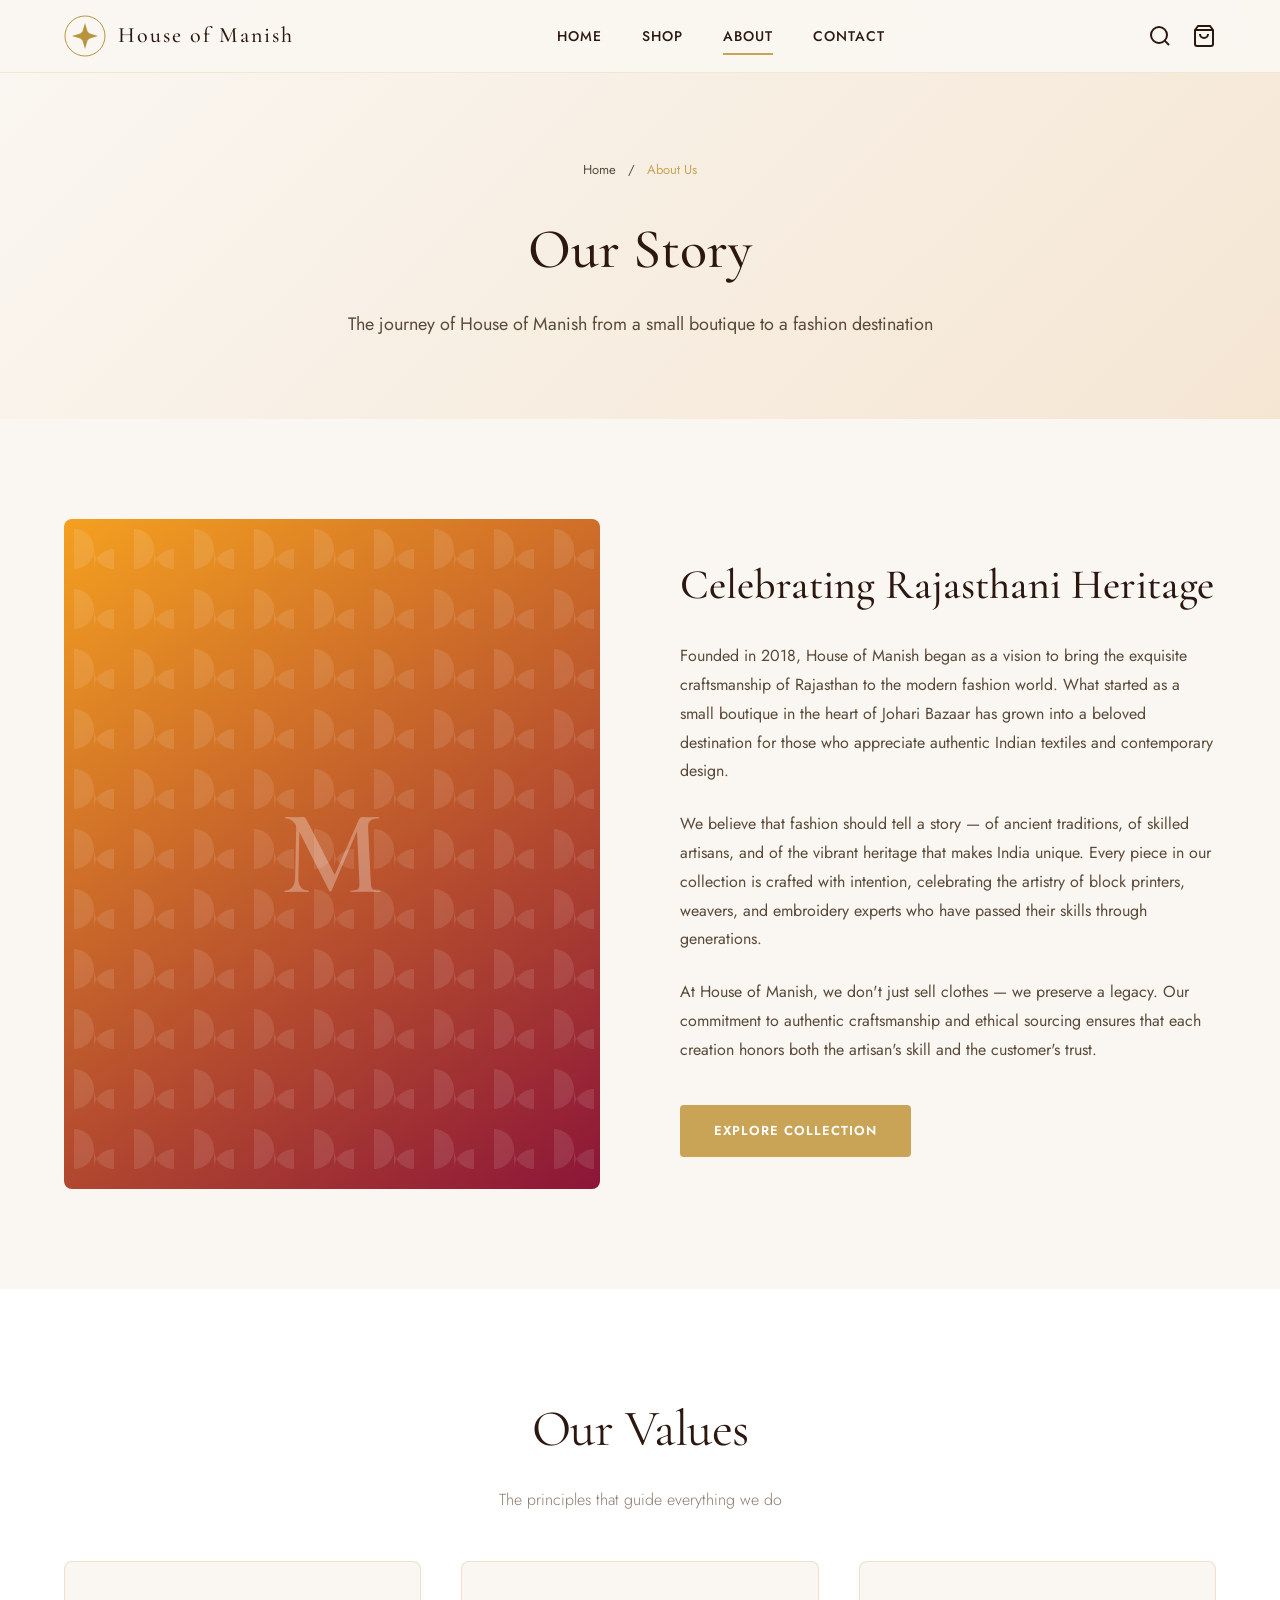
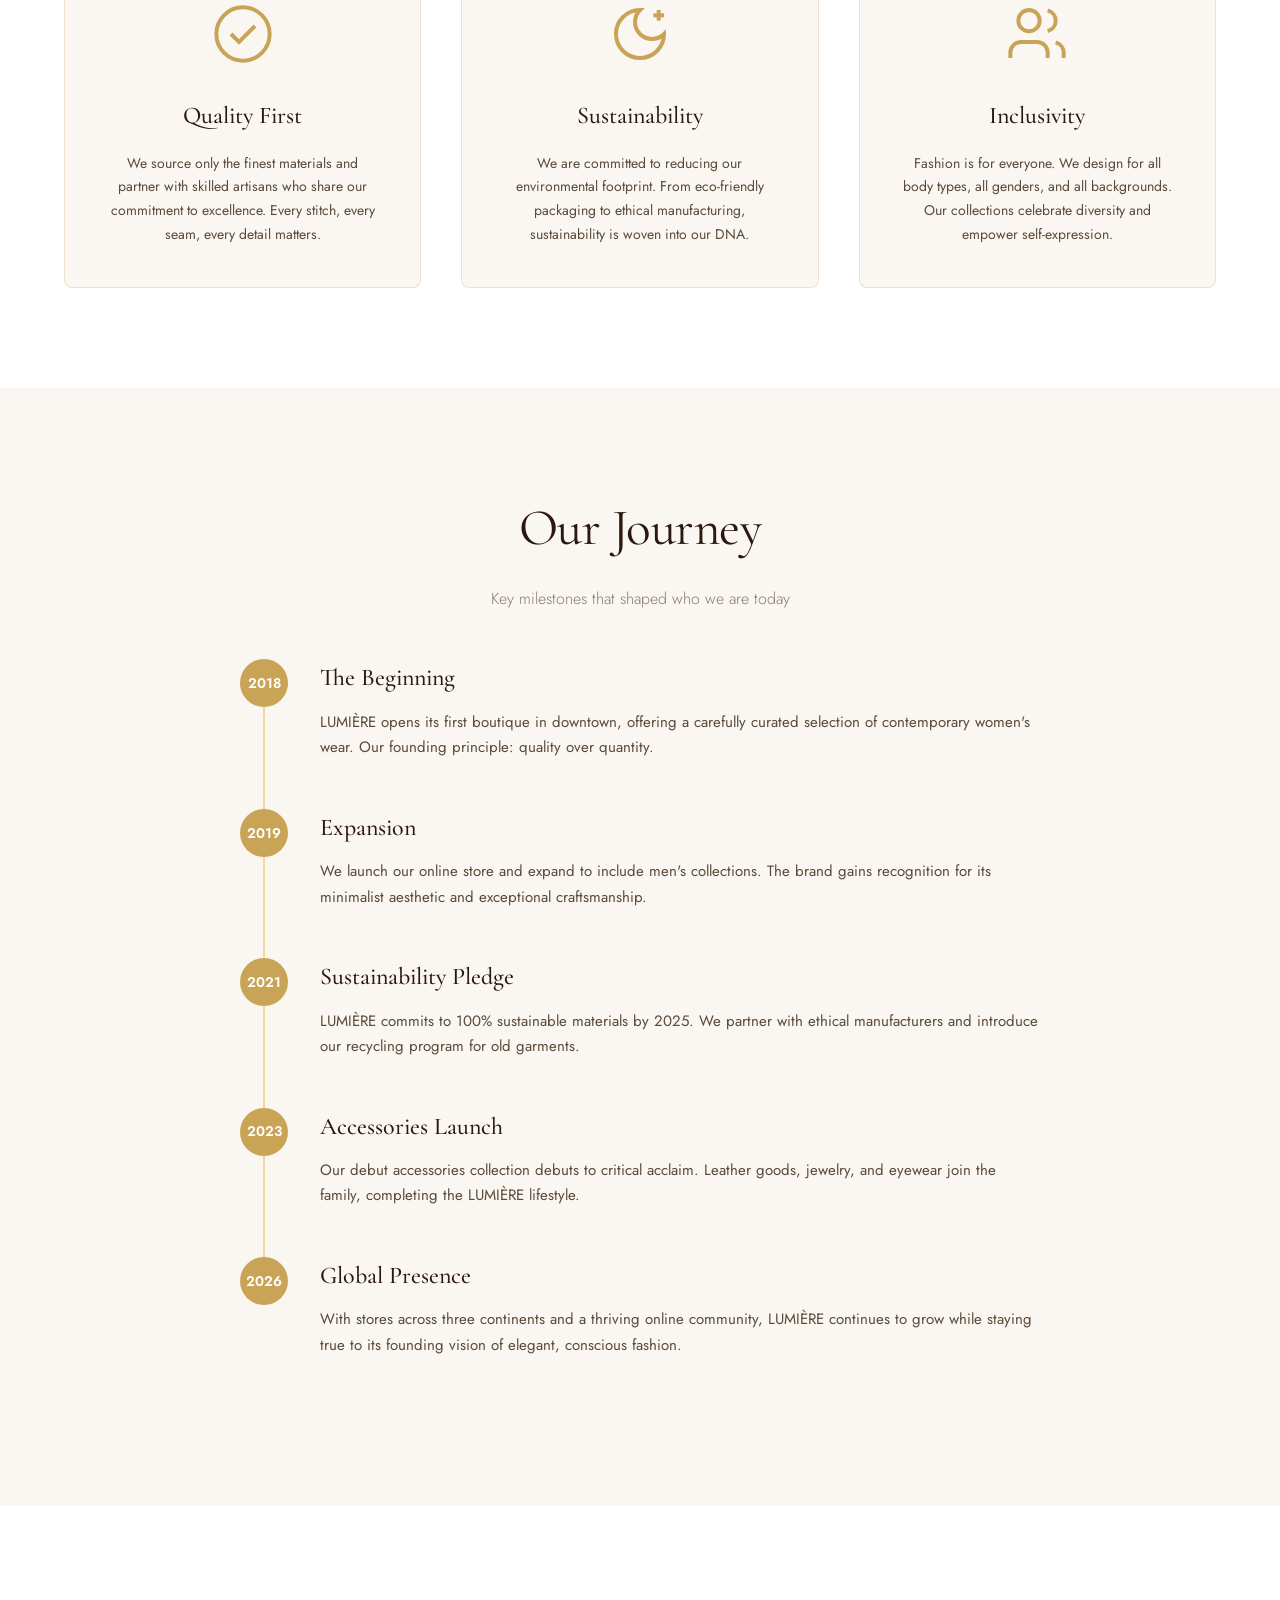
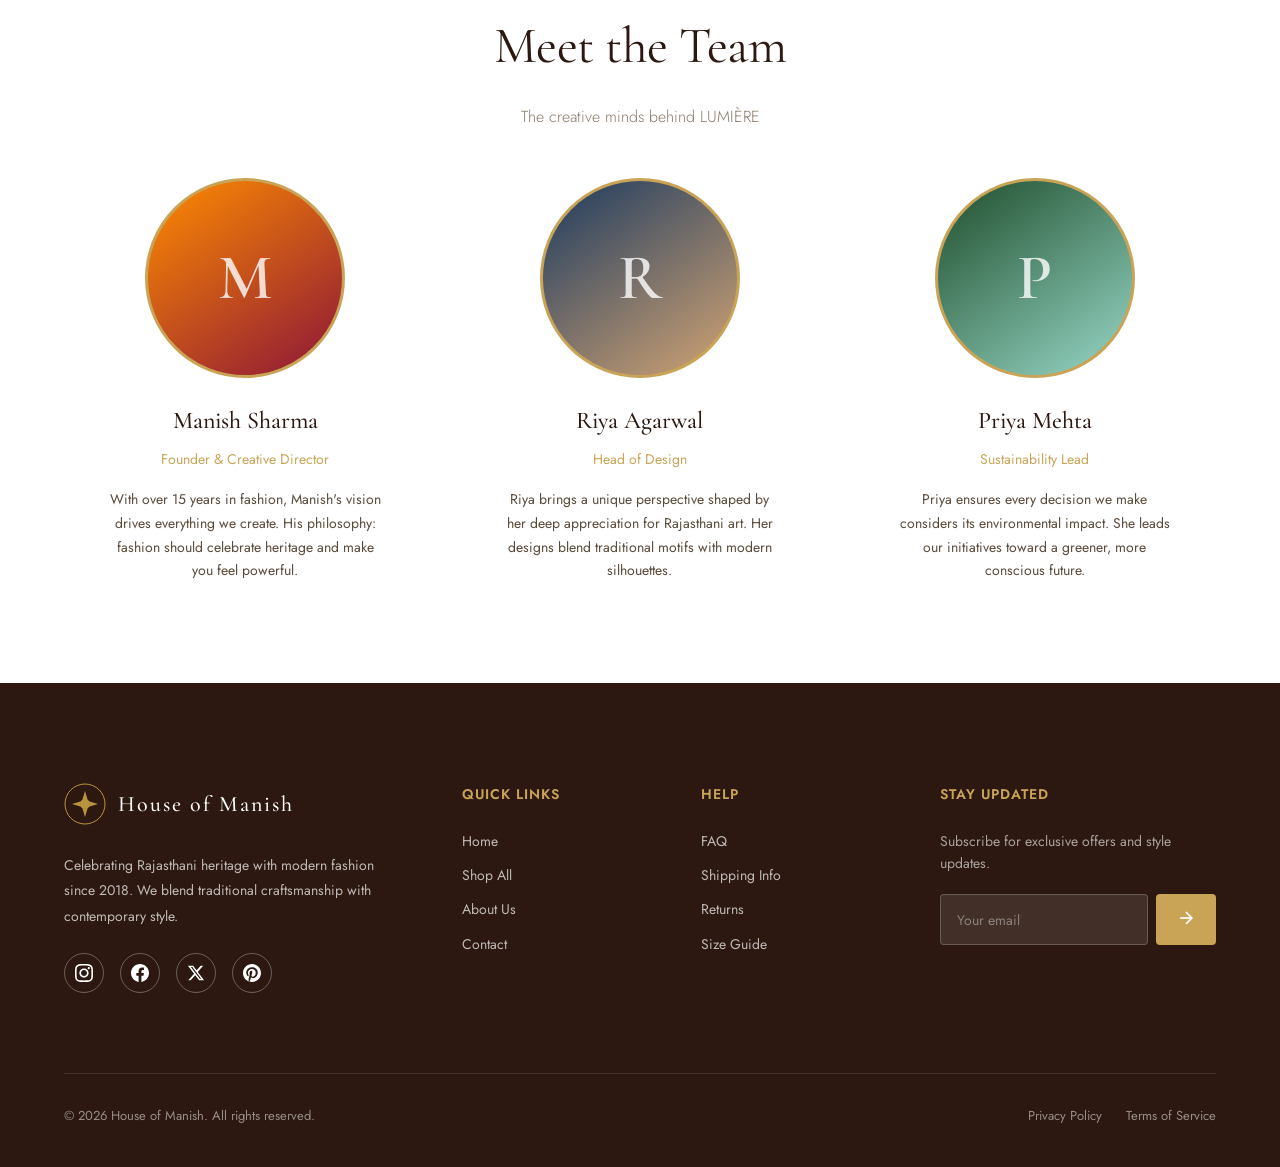
<file: about.html>
<!DOCTYPE html>
<html lang="en">
<head>
    <meta charset="UTF-8">
    <meta name="viewport" content="width=device-width, initial-scale=1.0">
    <title>About Us - House of Manish</title>
    <link rel="stylesheet" href="css/styles.css">
</head>
<body>
    <header class="header">
        <div class="container header-inner">
            <a href="index.html" class="logo">
                <svg class="logo-icon" viewBox="0 0 42 42" width="42" height="42">
                    <circle cx="21" cy="21" r="20" fill="none" stroke="#B8943F" stroke-width="1"/>
                    <path d="M21 8 L24 18 L21 16 L18 18 Z" fill="#B8943F"/>
                    <path d="M21 34 L24 24 L21 26 L18 24 Z" fill="#B8943F"/>
                    <path d="M8 21 L18 18 L16 21 L18 24 Z" fill="#B8943F"/>
                    <path d="M34 21 L24 18 L26 21 L24 24 Z" fill="#B8943F"/>
                    <circle cx="21" cy="21" r="5" fill="#B8943F"/>
                </svg>
                House of Manish
            </a>
            <nav class="nav-links">
                <a href="index.html">Home</a>
                <a href="products.html">Shop</a>
                <a href="about.html" class="active">About</a>
                <a href="contact.html">Contact</a>
            </nav>
            <div class="nav-icons">
                <a href="#" class="nav-icon" aria-label="Search">
                    <svg viewBox="0 0 24 24" fill="none" stroke="currentColor" stroke-width="2">
                        <circle cx="11" cy="11" r="8"/>
                        <path d="m21 21-4.35-4.35"/>
                    </svg>
                </a>
                <a href="#" class="nav-icon" aria-label="Cart">
                    <svg viewBox="0 0 24 24" fill="none" stroke="currentColor" stroke-width="2">
                        <path d="M6 2 3 6v14a2 2 0 0 0 2 2h14a2 2 0 0 0 2-2V6l-3-4Z"/>
                        <path d="M3 6h18"/>
                        <path d="M16 10a4 4 0 0 1-8 0"/>
                    </svg>
                </a>
            </div>
        </div>
    </header>

    <section class="page-hero">
        <div class="container">
            <nav class="breadcrumb">
                <a href="index.html">Home</a> / <span>About Us</span>
            </nav>
            <h1>Our Story</h1>
            <p>The journey of House of Manish from a small boutique to a fashion destination</p>
        </div>
    </section>

    <section class="about-story">
        <div class="container">
            <div class="about-grid">
                <div class="about-image">
                    <span>M</span>
                </div>
                <div class="about-content">
                    <h2>Celebrating Rajasthani Heritage</h2>
                    <p>Founded in 2018, House of Manish began as a vision to bring the exquisite craftsmanship of Rajasthan to the modern fashion world. What started as a small boutique in the heart of Johari Bazaar has grown into a beloved destination for those who appreciate authentic Indian textiles and contemporary design.</p>
                    <p>We believe that fashion should tell a story — of ancient traditions, of skilled artisans, and of the vibrant heritage that makes India unique. Every piece in our collection is crafted with intention, celebrating the artistry of block printers, weavers, and embroidery experts who have passed their skills through generations.</p>
                    <p>At House of Manish, we don't just sell clothes — we preserve a legacy. Our commitment to authentic craftsmanship and ethical sourcing ensures that each creation honors both the artisan's skill and the customer's trust.</p>
                    <a href="products.html" class="btn btn-primary" style="margin-top: 16px;">Explore Collection</a>
                </div>
            </div>
        </div>
    </section>

    <section class="values">
        <div class="container">
            <div class="section-header">
                <h2>Our Values</h2>
                <p>The principles that guide everything we do</p>
            </div>
            <div class="values-grid">
                <div class="value-card">
                    <svg class="value-icon" viewBox="0 0 24 24" fill="none" stroke="currentColor" stroke-width="1.5">
                        <path d="M12 22c5.523 0 10-4.477 10-10S17.523 2 12 2 2 6.477 2 12s4.477 10 10 10Z"/>
                        <path d="m7.5 12 3 3 6-6"/>
                    </svg>
                    <h4>Quality First</h4>
                    <p>We source only the finest materials and partner with skilled artisans who share our commitment to excellence. Every stitch, every seam, every detail matters.</p>
                </div>
                <div class="value-card">
                    <svg class="value-icon" viewBox="0 0 24 24" fill="none" stroke="currentColor" stroke-width="1.5">
                        <path d="M12 3a6 6 0 0 0 9 9 9 9 0 1 1-9-9Z"/>
                        <path d="M19 3v4"/>
                        <path d="M21 5h-4"/>
                    </svg>
                    <h4>Sustainability</h4>
                    <p>We are committed to reducing our environmental footprint. From eco-friendly packaging to ethical manufacturing, sustainability is woven into our DNA.</p>
                </div>
                <div class="value-card">
                    <svg class="value-icon" viewBox="0 0 24 24" fill="none" stroke="currentColor" stroke-width="1.5">
                        <path d="M16 21v-2a4 4 0 0 0-4-4H6a4 4 0 0 0-4 4v2"/>
                        <circle cx="9" cy="7" r="4"/>
                        <path d="M22 21v-2a4 4 0 0 0-3-3.87"/>
                        <path d="M16 3.13a4 4 0 0 1 0 7.75"/>
                    </svg>
                    <h4>Inclusivity</h4>
                    <p>Fashion is for everyone. We design for all body types, all genders, and all backgrounds. Our collections celebrate diversity and empower self-expression.</p>
                </div>
            </div>
        </div>
    </section>

    <section class="timeline">
        <div class="container">
            <div class="section-header">
                <h2>Our Journey</h2>
                <p>Key milestones that shaped who we are today</p>
            </div>
            <div class="timeline-items">
                <div class="timeline-item">
                    <div class="timeline-year">2018</div>
                    <div class="timeline-content">
                        <h4>The Beginning</h4>
                        <p>LUMIÈRE opens its first boutique in downtown, offering a carefully curated selection of contemporary women's wear. Our founding principle: quality over quantity.</p>
                    </div>
                </div>
                <div class="timeline-item">
                    <div class="timeline-year">2019</div>
                    <div class="timeline-content">
                        <h4>Expansion</h4>
                        <p>We launch our online store and expand to include men's collections. The brand gains recognition for its minimalist aesthetic and exceptional craftsmanship.</p>
                    </div>
                </div>
                <div class="timeline-item">
                    <div class="timeline-year">2021</div>
                    <div class="timeline-content">
                        <h4>Sustainability Pledge</h4>
                        <p>LUMIÈRE commits to 100% sustainable materials by 2025. We partner with ethical manufacturers and introduce our recycling program for old garments.</p>
                    </div>
                </div>
                <div class="timeline-item">
                    <div class="timeline-year">2023</div>
                    <div class="timeline-content">
                        <h4>Accessories Launch</h4>
                        <p>Our debut accessories collection debuts to critical acclaim. Leather goods, jewelry, and eyewear join the family, completing the LUMIÈRE lifestyle.</p>
                    </div>
                </div>
                <div class="timeline-item">
                    <div class="timeline-year">2026</div>
                    <div class="timeline-content">
                        <h4>Global Presence</h4>
                        <p>With stores across three continents and a thriving online community, LUMIÈRE continues to grow while staying true to its founding vision of elegant, conscious fashion.</p>
                    </div>
                </div>
            </div>
        </div>
    </section>

    <section class="team">
        <div class="container">
            <div class="section-header">
                <h2>Meet the Team</h2>
                <p>The creative minds behind LUMIÈRE</p>
            </div>
            <div class="team-grid">
                <div class="team-card">
                    <div class="team-image">M</div>
                    <h4>Manish Sharma</h4>
                    <p class="role">Founder & Creative Director</p>
                    <p>With over 15 years in fashion, Manish's vision drives everything we create. His philosophy: fashion should celebrate heritage and make you feel powerful.</p>
                </div>
                <div class="team-card">
                    <div class="team-image">R</div>
                    <h4>Riya Agarwal</h4>
                    <p class="role">Head of Design</p>
                    <p>Riya brings a unique perspective shaped by her deep appreciation for Rajasthani art. Her designs blend traditional motifs with modern silhouettes.</p>
                </div>
                <div class="team-card">
                    <div class="team-image">P</div>
                    <h4>Priya Mehta</h4>
                    <p class="role">Sustainability Lead</p>
                    <p>Priya ensures every decision we make considers its environmental impact. She leads our initiatives toward a greener, more conscious future.</p>
                </div>
            </div>
        </div>
    </section>

    <footer class="footer">
        <div class="container">
            <div class="footer-grid">
                <div class="footer-brand">
                    <a href="index.html" class="logo">
                <svg class="logo-icon" viewBox="0 0 42 42" width="42" height="42">
                    <circle cx="21" cy="21" r="20" fill="none" stroke="#B8943F" stroke-width="1"/>
                    <path d="M21 8 L24 18 L21 16 L18 18 Z" fill="#B8943F"/>
                    <path d="M21 34 L24 24 L21 26 L18 24 Z" fill="#B8943F"/>
                    <path d="M8 21 L18 18 L16 21 L18 24 Z" fill="#B8943F"/>
                    <path d="M34 21 L24 18 L26 21 L24 24 Z" fill="#B8943F"/>
                    <circle cx="21" cy="21" r="5" fill="#B8943F"/>
                </svg>
                House of Manish
            </a>
                    <p>Celebrating Rajasthani heritage with modern fashion since 2018. We blend traditional craftsmanship with contemporary style.</p>
                    <div class="social-links">
                        <a href="#" class="social-link" aria-label="Instagram">
                            <svg viewBox="0 0 24 24" fill="currentColor">
                                <path d="M12 2.163c3.204 0 3.584.012 4.85.07 3.252.148 4.771 1.691 4.919 4.919.058 1.265.069 1.645.069 4.849 0 3.205-.012 3.584-.069 4.849-.149 3.225-1.664 4.771-4.919 4.919-1.266.058-1.644.07-4.85.07-3.204 0-3.584-.012-4.849-.07-3.26-.149-4.771-1.699-4.919-4.92-.058-1.265-.07-1.644-.07-4.849 0-3.204.013-3.583.07-4.849.149-3.227 1.664-4.771 4.919-4.919 1.266-.057 1.645-.069 4.849-.069zm0-2.163c-3.259 0-3.667.014-4.947.072-4.358.2-6.78 2.618-6.98 6.98-.059 1.281-.073 1.689-.073 4.948 0 3.259.014 3.668.072 4.948.2 4.358 2.618 6.78 6.98 6.98 1.281.058 1.689.072 4.948.072 3.259 0 3.668-.014 4.948-.072 4.354-.2 6.782-2.618 6.979-6.98.059-1.28.073-1.689.073-4.948 0-3.259-.014-3.667-.072-4.947-.196-4.354-2.617-6.78-6.979-6.98-1.281-.059-1.69-.073-4.949-.073zm0 5.838c-3.403 0-6.162 2.759-6.162 6.162s2.759 6.163 6.162 6.163 6.162-2.759 6.162-6.163c0-3.403-2.759-6.162-6.162-6.162zm0 10.162c-2.209 0-4-1.79-4-4 0-2.209 1.791-4 4-4s4 1.791 4 4c0 2.21-1.791 4-4 4zm6.406-11.845c-.796 0-1.441.645-1.441 1.44s.645 1.44 1.441 1.44c.795 0 1.439-.645 1.439-1.44s-.644-1.44-1.439-1.44z"/>
                            </svg>
                        </a>
                        <a href="#" class="social-link" aria-label="Facebook">
                            <svg viewBox="0 0 24 24" fill="currentColor">
                                <path d="M24 12.073c0-6.627-5.373-12-12-12s-12 5.373-12 12c0 5.99 4.388 10.954 10.125 11.854v-8.385H7.078v-3.47h3.047V9.43c0-3.007 1.792-4.669 4.533-4.669 1.312 0 2.686.235 2.686.235v2.953H15.83c-1.491 0-1.956.925-1.956 1.874v2.25h3.328l-.532 3.47h-2.796v8.385C19.612 23.027 24 18.062 24 12.073z"/>
                            </svg>
                        </a>
                        <a href="#" class="social-link" aria-label="Twitter">
                            <svg viewBox="0 0 24 24" fill="currentColor">
                                <path d="M18.244 2.25h3.308l-7.227 8.26 8.502 11.24H16.17l-5.214-6.817L4.99 21.75H1.68l7.73-8.835L1.254 2.25H8.08l4.713 6.231zm-1.161 17.52h1.833L7.084 4.126H5.117z"/>
                            </svg>
                        </a>
                        <a href="#" class="social-link" aria-label="Pinterest">
                            <svg viewBox="0 0 24 24" fill="currentColor">
                                <path d="M12 0C5.373 0 0 5.372 0 12c0 5.084 3.163 9.426 7.627 11.174-.105-.949-.2-2.405.042-3.441.218-.937 1.407-5.965 1.407-5.965s-.359-.719-.359-1.782c0-1.668.967-2.914 2.171-2.914 1.023 0 1.518.769 1.518 1.69 0 1.029-.655 2.568-.994 3.995-.283 1.194.599 2.169 1.777 2.169 2.133 0 3.772-2.249 3.772-5.495 0-2.873-2.064-4.882-5.012-4.882-3.414 0-5.418 2.561-5.418 5.207 0 1.031.397 2.138.893 2.738a.36.36 0 0 1 .083.345l-.333 1.36c-.053.22-.174.267-.402.161-1.499-.698-2.436-2.889-2.436-4.649 0-3.785 2.75-7.262 7.929-7.262 4.163 0 7.398 2.967 7.398 6.931 0 4.136-2.607 7.464-6.227 7.464-1.216 0-2.359-.631-2.75-1.378l-.748 2.853c-.271 1.043-1.002 2.35-1.492 3.146C9.57 23.812 10.763 24 12 24c6.627 0 12-5.373 12-12 0-6.628-5.373-12-12-12z"/>
                            </svg>
                        </a>
                    </div>
                </div>
                <div class="footer-links-col">
                    <h5>Quick Links</h5>
                    <nav class="footer-links">
                        <a href="index.html">Home</a>
                        <a href="products.html">Shop All</a>
                        <a href="about.html">About Us</a>
                        <a href="contact.html">Contact</a>
                    </nav>
                </div>
                <div class="footer-links-col">
                    <h5>Help</h5>
                    <nav class="footer-links">
                        <a href="#">FAQ</a>
                        <a href="#">Shipping Info</a>
                        <a href="#">Returns</a>
                        <a href="#">Size Guide</a>
                    </nav>
                </div>
                <div class="footer-newsletter">
                    <h5>Stay Updated</h5>
                    <p style="font-size: 14px; color: rgba(255,255,255,0.6); margin-bottom: 20px;">Subscribe for exclusive offers and style updates.</p>
                    <form class="newsletter-form" action="#">
                        <input type="email" class="newsletter-input" placeholder="Your email" required>
                        <button type="submit" class="newsletter-btn" aria-label="Subscribe">
                            <svg viewBox="0 0 24 24" fill="none" stroke="currentColor" stroke-width="2">
                                <path d="M5 12h14"/>
                                <path d="m12 5 7 7-7 7"/>
                            </svg>
                        </button>
                    </form>
                </div>
            </div>
            <div class="footer-bottom">
                <p>&copy; 2026 House of Manish. All rights reserved.</p>
                <div class="footer-bottom-links">
                    <a href="#">Privacy Policy</a>
                    <a href="#">Terms of Service</a>
                </div>
            </div>
        </div>
    </footer>
</body>
</html>
</file>
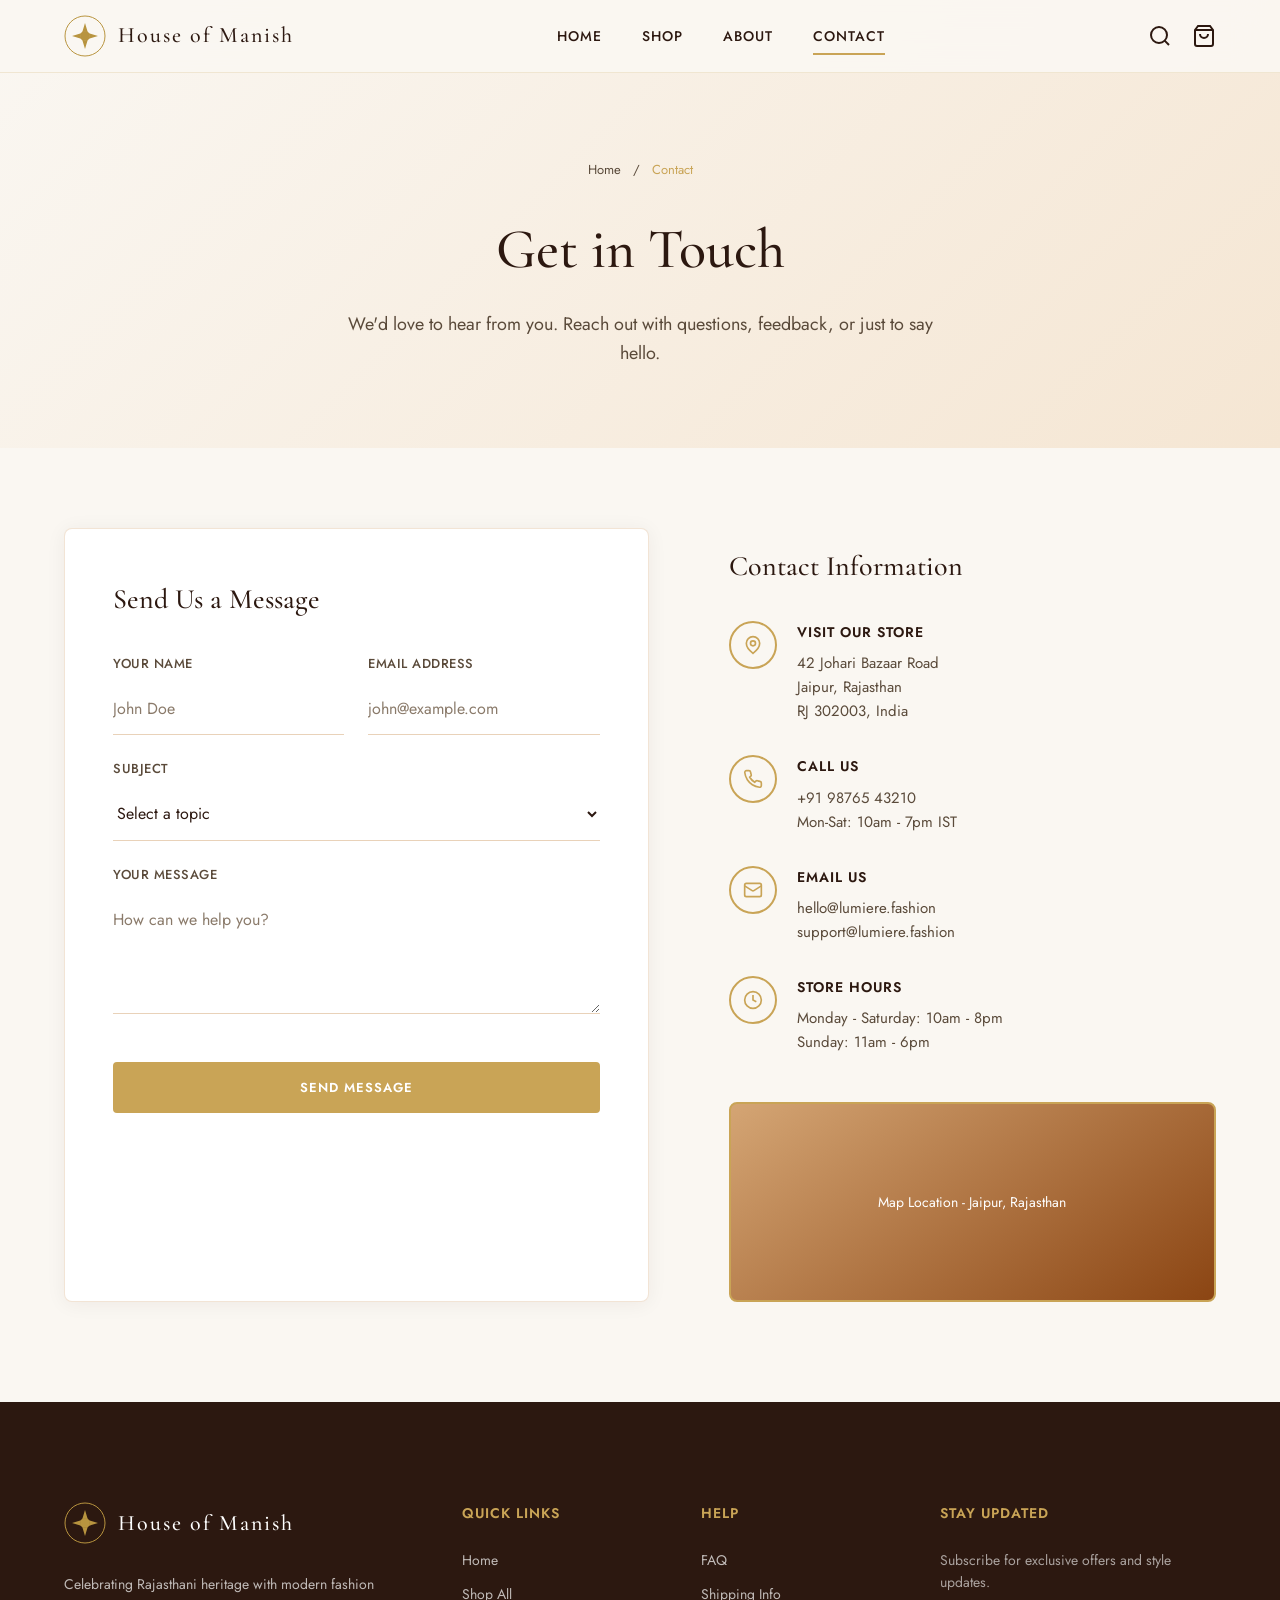
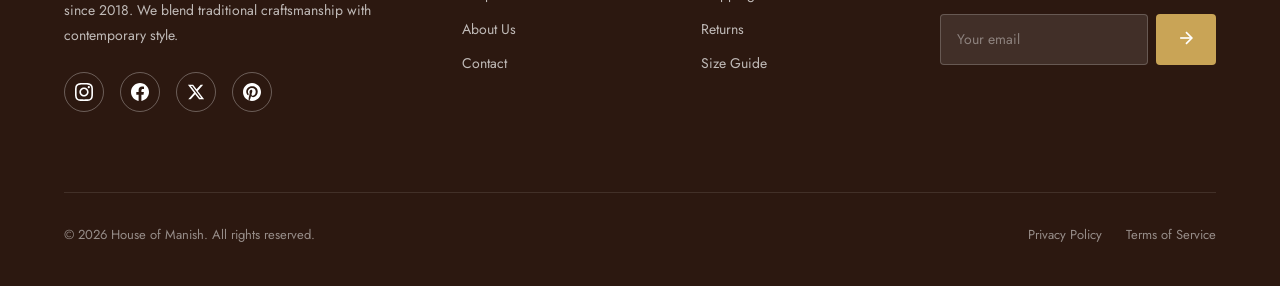
<file: contact.html>
<!DOCTYPE html>
<html lang="en">
<head>
    <meta charset="UTF-8">
    <meta name="viewport" content="width=device-width, initial-scale=1.0">
    <title>Contact Us - House of Manish</title>
    <link rel="stylesheet" href="css/styles.css">
</head>
<body>
    <header class="header">
        <div class="container header-inner">
            <a href="index.html" class="logo">
                <svg class="logo-icon" viewBox="0 0 42 42" width="42" height="42">
                    <circle cx="21" cy="21" r="20" fill="none" stroke="#B8943F" stroke-width="1"/>
                    <path d="M21 8 L24 18 L21 16 L18 18 Z" fill="#B8943F"/>
                    <path d="M21 34 L24 24 L21 26 L18 24 Z" fill="#B8943F"/>
                    <path d="M8 21 L18 18 L16 21 L18 24 Z" fill="#B8943F"/>
                    <path d="M34 21 L24 18 L26 21 L24 24 Z" fill="#B8943F"/>
                    <circle cx="21" cy="21" r="5" fill="#B8943F"/>
                </svg>
                House of Manish
            </a>
            <nav class="nav-links">
                <a href="index.html">Home</a>
                <a href="products.html">Shop</a>
                <a href="about.html">About</a>
                <a href="contact.html" class="active">Contact</a>
            </nav>
            <div class="nav-icons">
                <a href="#" class="nav-icon" aria-label="Search">
                    <svg viewBox="0 0 24 24" fill="none" stroke="currentColor" stroke-width="2">
                        <circle cx="11" cy="11" r="8"/>
                        <path d="m21 21-4.35-4.35"/>
                    </svg>
                </a>
                <a href="#" class="nav-icon" aria-label="Cart">
                    <svg viewBox="0 0 24 24" fill="none" stroke="currentColor" stroke-width="2">
                        <path d="M6 2 3 6v14a2 2 0 0 0 2 2h14a2 2 0 0 0 2-2V6l-3-4Z"/>
                        <path d="M3 6h18"/>
                        <path d="M16 10a4 4 0 0 1-8 0"/>
                    </svg>
                </a>
            </div>
        </div>
    </header>

    <section class="page-hero">
        <div class="container">
            <nav class="breadcrumb">
                <a href="index.html">Home</a> / <span>Contact</span>
            </nav>
            <h1>Get in Touch</h1>
            <p>We'd love to hear from you. Reach out with questions, feedback, or just to say hello.</p>
        </div>
    </section>

    <section class="contact-section">
        <div class="container">
            <div class="contact-grid">
                <div class="contact-form">
                    <h3>Send Us a Message</h3>
                    <form action="#">
                        <div class="form-row">
                            <div class="form-group">
                                <label for="name">Your Name</label>
                                <input type="text" id="name" name="name" placeholder="John Doe" required>
                            </div>
                            <div class="form-group">
                                <label for="email">Email Address</label>
                                <input type="email" id="email" name="email" placeholder="john@example.com" required>
                            </div>
                        </div>
                        <div class="form-group">
                            <label for="subject">Subject</label>
                            <select id="subject" name="subject" required>
                                <option value="" disabled selected>Select a topic</option>
                                <option value="order">Order Inquiry</option>
                                <option value="product">Product Question</option>
                                <option value="returns">Returns & Exchanges</option>
                                <option value="feedback">Feedback</option>
                                <option value="collaboration">Collaboration</option>
                                <option value="other">Other</option>
                            </select>
                        </div>
                        <div class="form-group">
                            <label for="message">Your Message</label>
                            <textarea id="message" name="message" placeholder="How can we help you?" required></textarea>
                        </div>
                        <button type="submit" class="btn btn-primary">Send Message</button>
                    </form>
                </div>
                <div class="contact-info">
                    <h3>Contact Information</h3>
                    <div class="info-item">
                        <div class="info-icon">
                            <svg viewBox="0 0 24 24" fill="none" stroke="currentColor" stroke-width="2">
                                <path d="M20 10c0 6-8 12-8 12s-8-6-8-12a8 8 0 0 1 16 0Z"/>
                                <circle cx="12" cy="10" r="3"/>
                            </svg>
                        </div>
                        <div>
                            <h5>Visit Our Store</h5>
                            <p>42 Johari Bazaar Road<br>Jaipur, Rajasthan<br>RJ 302003, India</p>
                        </div>
                    </div>
                    <div class="info-item">
                        <div class="info-icon">
                            <svg viewBox="0 0 24 24" fill="none" stroke="currentColor" stroke-width="2">
                                <path d="M22 16.92v3a2 2 0 0 1-2.18 2 19.79 19.79 0 0 1-8.63-3.07 19.5 19.5 0 0 1-6-6 19.79 19.79 0 0 1-3.07-8.67A2 2 0 0 1 4.11 2h3a2 2 0 0 1 2 1.72 12.84 12.84 0 0 0 .7 2.81 2 2 0 0 1-.45 2.11L8.09 9.91a16 16 0 0 0 6 6l1.27-1.27a2 2 0 0 1 2.11-.45 12.84 12.84 0 0 0 2.81.7A2 2 0 0 1 22 16.92Z"/>
                            </svg>
                        </div>
                        <div>
                            <h5>Call Us</h5>
                            <p>+91 98765 43210<br>Mon-Sat: 10am - 7pm IST</p>
                        </div>
                    </div>
                    <div class="info-item">
                        <div class="info-icon">
                            <svg viewBox="0 0 24 24" fill="none" stroke="currentColor" stroke-width="2">
                                <rect width="20" height="16" x="2" y="4" rx="2"/>
                                <path d="m22 7-8.97 5.7a1.94 1.94 0 0 1-2.06 0L2 7"/>
                            </svg>
                        </div>
                        <div>
                            <h5>Email Us</h5>
                            <p><a href="mailto:hello@lumiere.fashion">hello@lumiere.fashion</a><br><a href="mailto:support@lumiere.fashion">support@lumiere.fashion</a></p>
                        </div>
                    </div>
                    <div class="info-item">
                        <div class="info-icon">
                            <svg viewBox="0 0 24 24" fill="none" stroke="currentColor" stroke-width="2">
                                <circle cx="12" cy="12" r="10"/>
                                <polyline points="12 6 12 12 16 14"/>
                            </svg>
                        </div>
                        <div>
                            <h5>Store Hours</h5>
                            <p>Monday - Saturday: 10am - 8pm<br>Sunday: 11am - 6pm</p>
                        </div>
                    </div>
                    <div class="map-placeholder">
                        Map Location - Jaipur, Rajasthan
                    </div>
                </div>
            </div>
        </div>
    </section>

    <footer class="footer">
        <div class="container">
            <div class="footer-grid">
                <div class="footer-brand">
                    <a href="index.html" class="logo">
                <svg class="logo-icon" viewBox="0 0 42 42" width="42" height="42">
                    <circle cx="21" cy="21" r="20" fill="none" stroke="#B8943F" stroke-width="1"/>
                    <path d="M21 8 L24 18 L21 16 L18 18 Z" fill="#B8943F"/>
                    <path d="M21 34 L24 24 L21 26 L18 24 Z" fill="#B8943F"/>
                    <path d="M8 21 L18 18 L16 21 L18 24 Z" fill="#B8943F"/>
                    <path d="M34 21 L24 18 L26 21 L24 24 Z" fill="#B8943F"/>
                    <circle cx="21" cy="21" r="5" fill="#B8943F"/>
                </svg>
                House of Manish
            </a>
                    <p>Celebrating Rajasthani heritage with modern fashion since 2018. We blend traditional craftsmanship with contemporary style.</p>
                    <div class="social-links">
                        <a href="#" class="social-link" aria-label="Instagram">
                            <svg viewBox="0 0 24 24" fill="currentColor">
                                <path d="M12 2.163c3.204 0 3.584.012 4.85.07 3.252.148 4.771 1.691 4.919 4.919.058 1.265.069 1.645.069 4.849 0 3.205-.012 3.584-.069 4.849-.149 3.225-1.664 4.771-4.919 4.919-1.266.058-1.644.07-4.85.07-3.204 0-3.584-.012-4.849-.07-3.26-.149-4.771-1.699-4.919-4.92-.058-1.265-.07-1.644-.07-4.849 0-3.204.013-3.583.07-4.849.149-3.227 1.664-4.771 4.919-4.919 1.266-.057 1.645-.069 4.849-.069zm0-2.163c-3.259 0-3.667.014-4.947.072-4.358.2-6.78 2.618-6.98 6.98-.059 1.281-.073 1.689-.073 4.948 0 3.259.014 3.668.072 4.948.2 4.358 2.618 6.78 6.98 6.98 1.281.058 1.689.072 4.948.072 3.259 0 3.668-.014 4.948-.072 4.354-.2 6.782-2.618 6.979-6.98.059-1.28.073-1.689.073-4.948 0-3.259-.014-3.667-.072-4.947-.196-4.354-2.617-6.78-6.979-6.98-1.281-.059-1.69-.073-4.949-.073zm0 5.838c-3.403 0-6.162 2.759-6.162 6.162s2.759 6.163 6.162 6.163 6.162-2.759 6.162-6.163c0-3.403-2.759-6.162-6.162-6.162zm0 10.162c-2.209 0-4-1.79-4-4 0-2.209 1.791-4 4-4s4 1.791 4 4c0 2.21-1.791 4-4 4zm6.406-11.845c-.796 0-1.441.645-1.441 1.44s.645 1.44 1.441 1.44c.795 0 1.439-.645 1.439-1.44s-.644-1.44-1.439-1.44z"/>
                            </svg>
                        </a>
                        <a href="#" class="social-link" aria-label="Facebook">
                            <svg viewBox="0 0 24 24" fill="currentColor">
                                <path d="M24 12.073c0-6.627-5.373-12-12-12s-12 5.373-12 12c0 5.99 4.388 10.954 10.125 11.854v-8.385H7.078v-3.47h3.047V9.43c0-3.007 1.792-4.669 4.533-4.669 1.312 0 2.686.235 2.686.235v2.953H15.83c-1.491 0-1.956.925-1.956 1.874v2.25h3.328l-.532 3.47h-2.796v8.385C19.612 23.027 24 18.062 24 12.073z"/>
                            </svg>
                        </a>
                        <a href="#" class="social-link" aria-label="Twitter">
                            <svg viewBox="0 0 24 24" fill="currentColor">
                                <path d="M18.244 2.25h3.308l-7.227 8.26 8.502 11.24H16.17l-5.214-6.817L4.99 21.75H1.68l7.73-8.835L1.254 2.25H8.08l4.713 6.231zm-1.161 17.52h1.833L7.084 4.126H5.117z"/>
                            </svg>
                        </a>
                        <a href="#" class="social-link" aria-label="Pinterest">
                            <svg viewBox="0 0 24 24" fill="currentColor">
                                <path d="M12 0C5.373 0 0 5.372 0 12c0 5.084 3.163 9.426 7.627 11.174-.105-.949-.2-2.405.042-3.441.218-.937 1.407-5.965 1.407-5.965s-.359-.719-.359-1.782c0-1.668.967-2.914 2.171-2.914 1.023 0 1.518.769 1.518 1.69 0 1.029-.655 2.568-.994 3.995-.283 1.194.599 2.169 1.777 2.169 2.133 0 3.772-2.249 3.772-5.495 0-2.873-2.064-4.882-5.012-4.882-3.414 0-5.418 2.561-5.418 5.207 0 1.031.397 2.138.893 2.738a.36.36 0 0 1 .083.345l-.333 1.36c-.053.22-.174.267-.402.161-1.499-.698-2.436-2.889-2.436-4.649 0-3.785 2.75-7.262 7.929-7.262 4.163 0 7.398 2.967 7.398 6.931 0 4.136-2.607 7.464-6.227 7.464-1.216 0-2.359-.631-2.75-1.378l-.748 2.853c-.271 1.043-1.002 2.35-1.492 3.146C9.57 23.812 10.763 24 12 24c6.627 0 12-5.373 12-12 0-6.628-5.373-12-12-12z"/>
                            </svg>
                        </a>
                    </div>
                </div>
                <div class="footer-links-col">
                    <h5>Quick Links</h5>
                    <nav class="footer-links">
                        <a href="index.html">Home</a>
                        <a href="products.html">Shop All</a>
                        <a href="about.html">About Us</a>
                        <a href="contact.html">Contact</a>
                    </nav>
                </div>
                <div class="footer-links-col">
                    <h5>Help</h5>
                    <nav class="footer-links">
                        <a href="#">FAQ</a>
                        <a href="#">Shipping Info</a>
                        <a href="#">Returns</a>
                        <a href="#">Size Guide</a>
                    </nav>
                </div>
                <div class="footer-newsletter">
                    <h5>Stay Updated</h5>
                    <p style="font-size: 14px; color: rgba(255,255,255,0.6); margin-bottom: 20px;">Subscribe for exclusive offers and style updates.</p>
                    <form class="newsletter-form" action="#">
                        <input type="email" class="newsletter-input" placeholder="Your email" required>
                        <button type="submit" class="newsletter-btn" aria-label="Subscribe">
                            <svg viewBox="0 0 24 24" fill="none" stroke="currentColor" stroke-width="2">
                                <path d="M5 12h14"/>
                                <path d="m12 5 7 7-7 7"/>
                            </svg>
                        </button>
                    </form>
                </div>
            </div>
            <div class="footer-bottom">
                <p>&copy; 2026 House of Manish. All rights reserved.</p>
                <div class="footer-bottom-links">
                    <a href="#">Privacy Policy</a>
                    <a href="#">Terms of Service</a>
                </div>
            </div>
        </div>
    </footer>
</body>
</html>
</file>
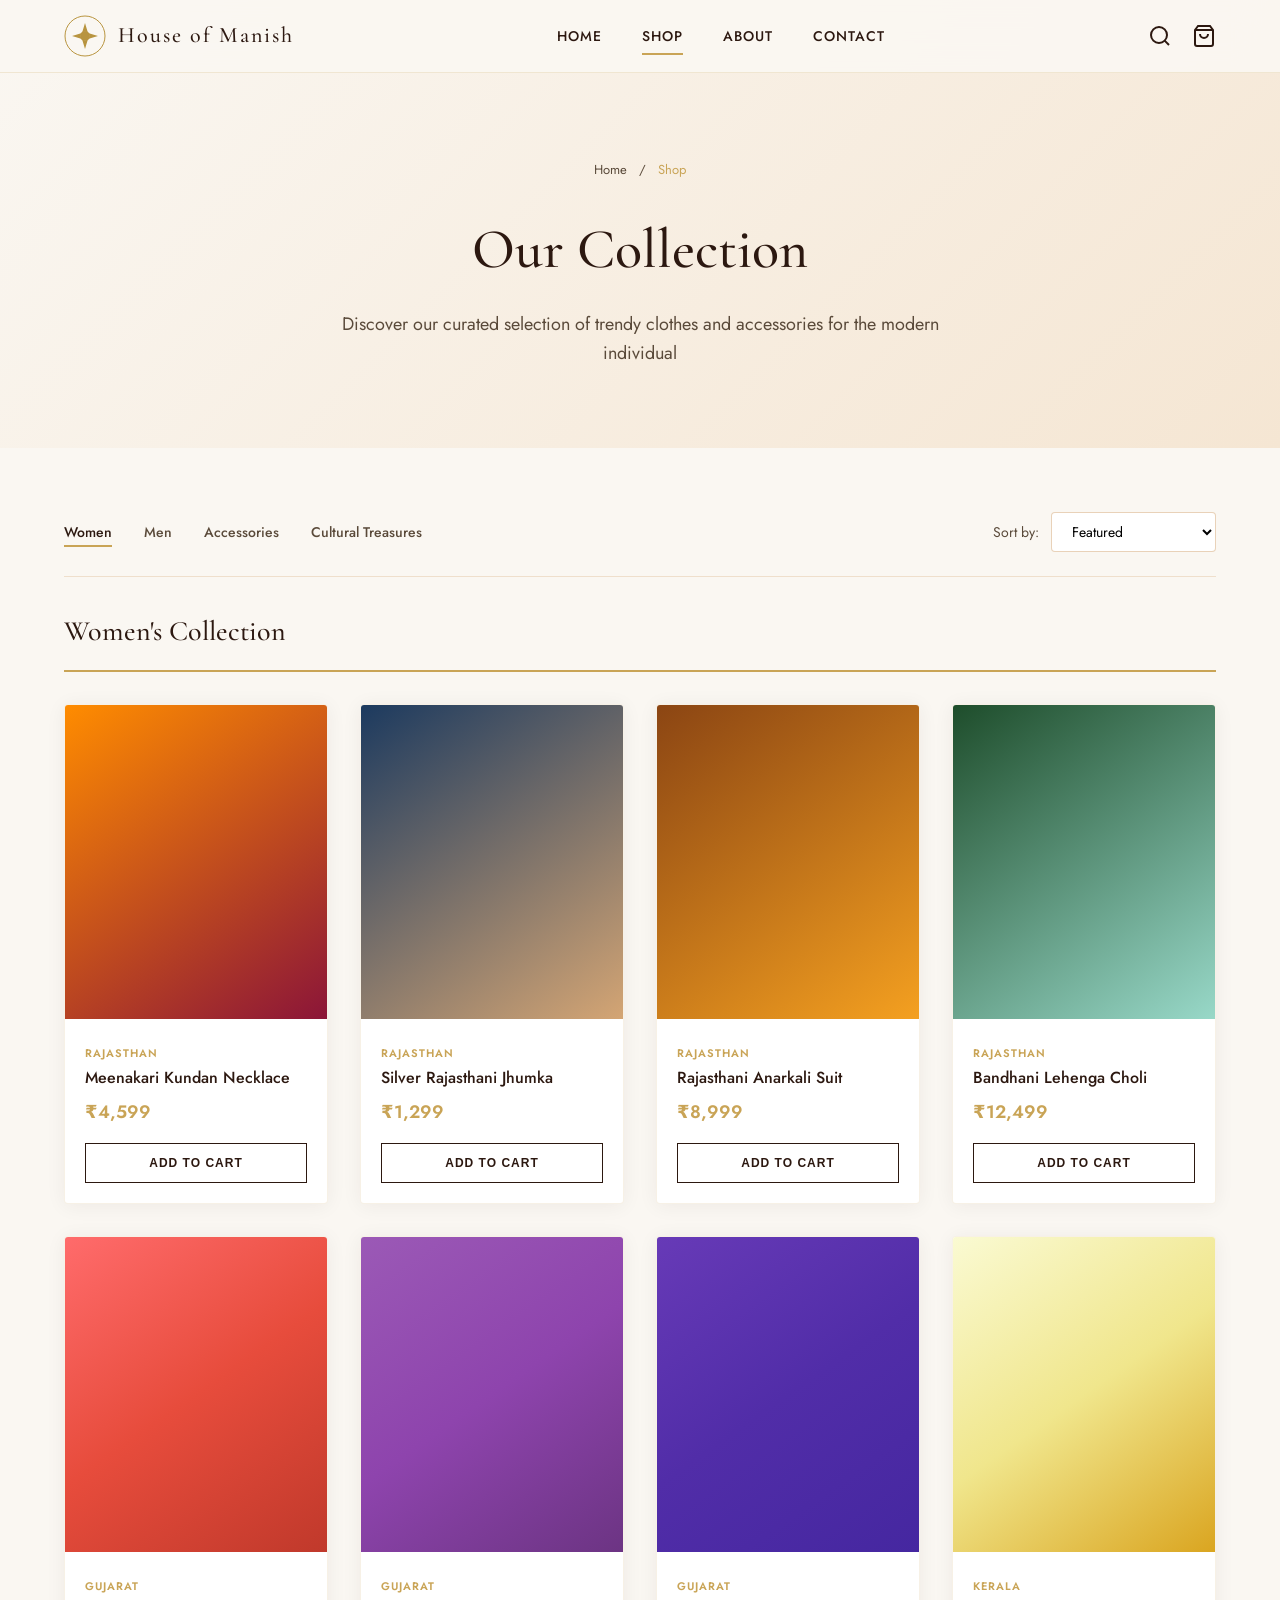
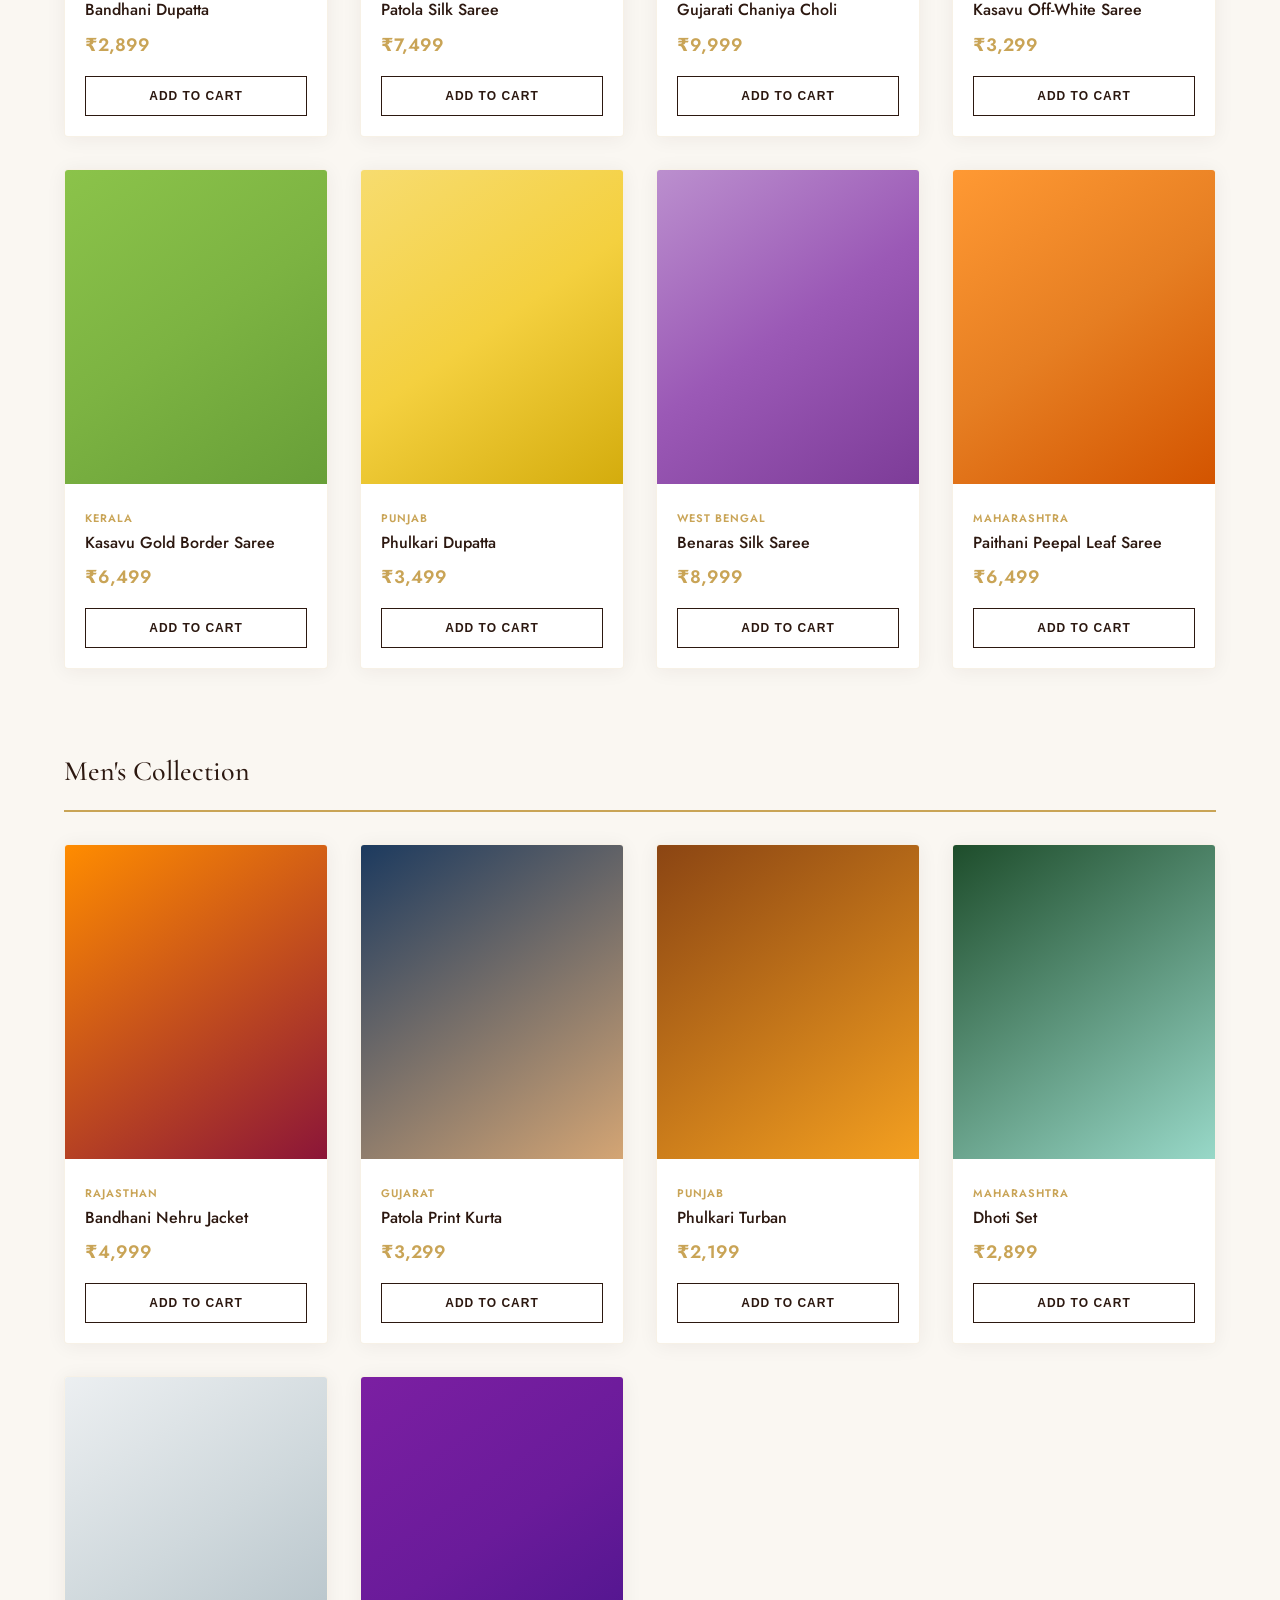
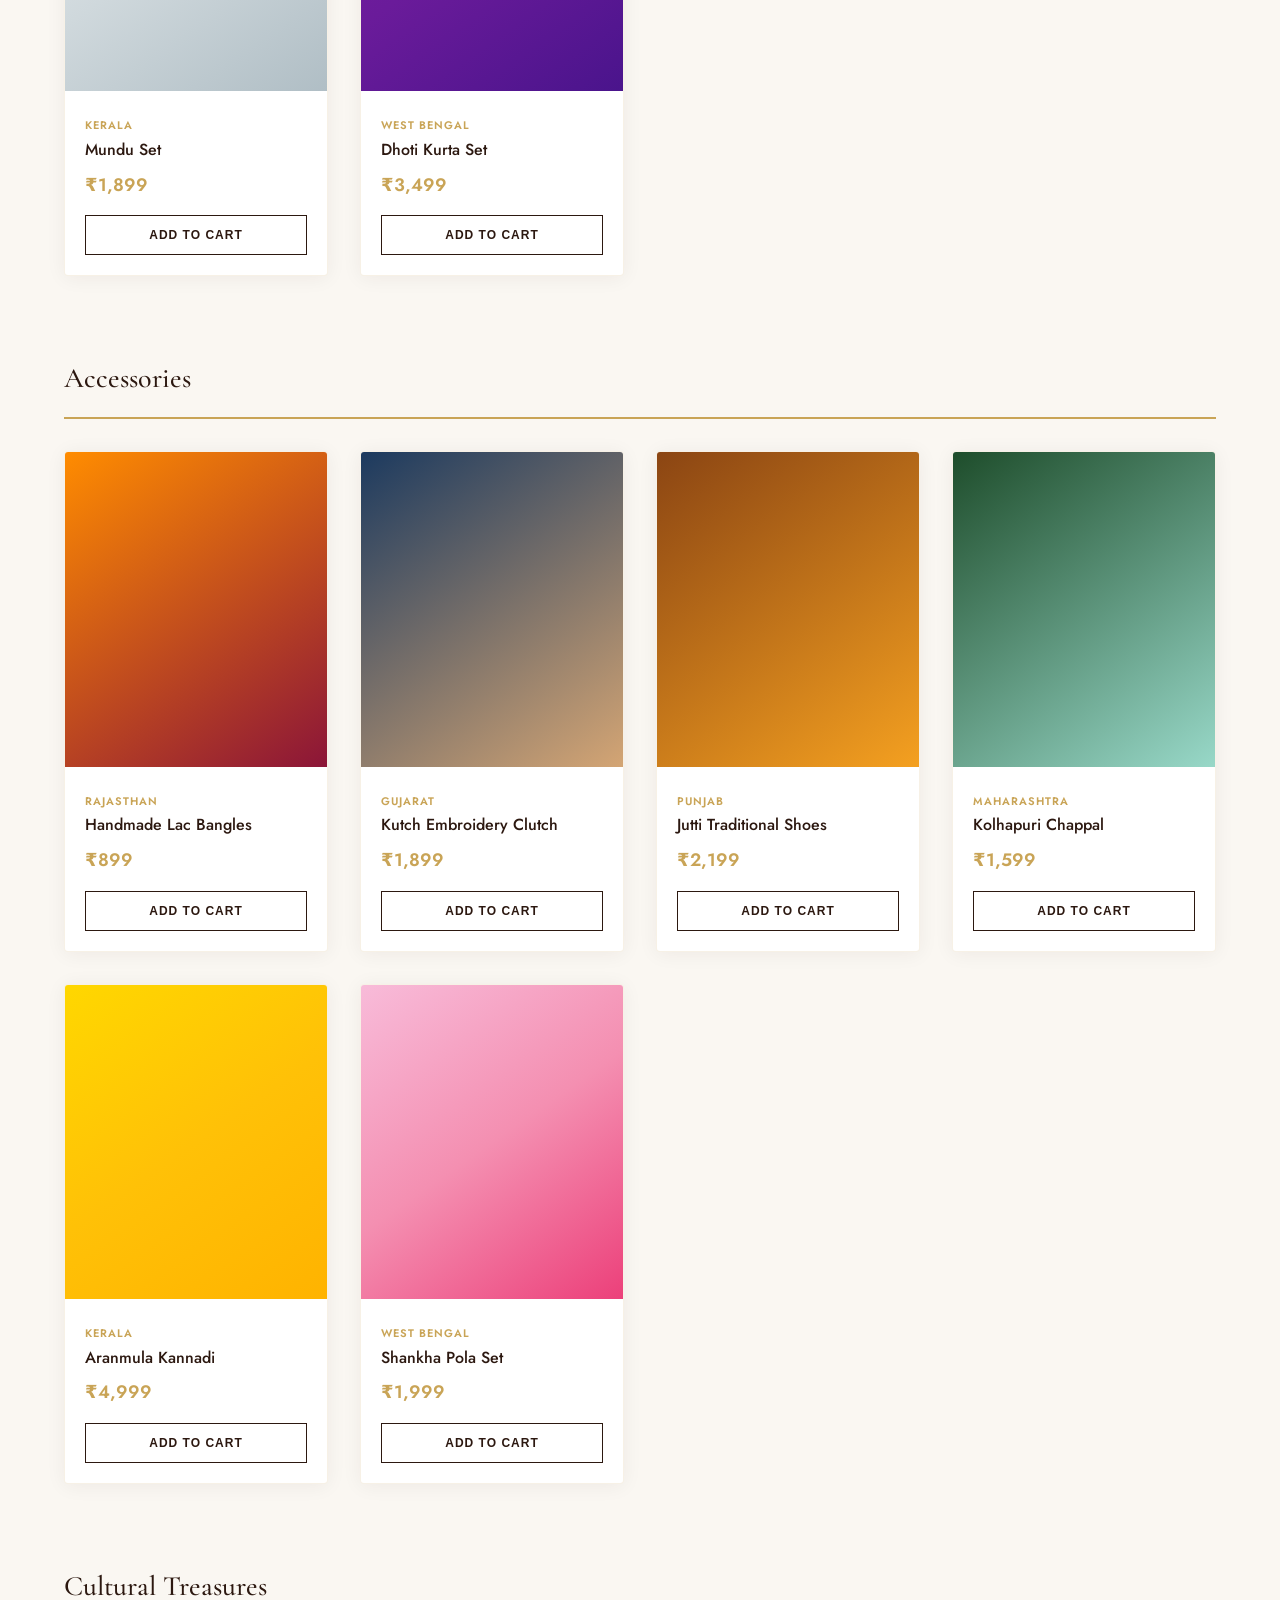
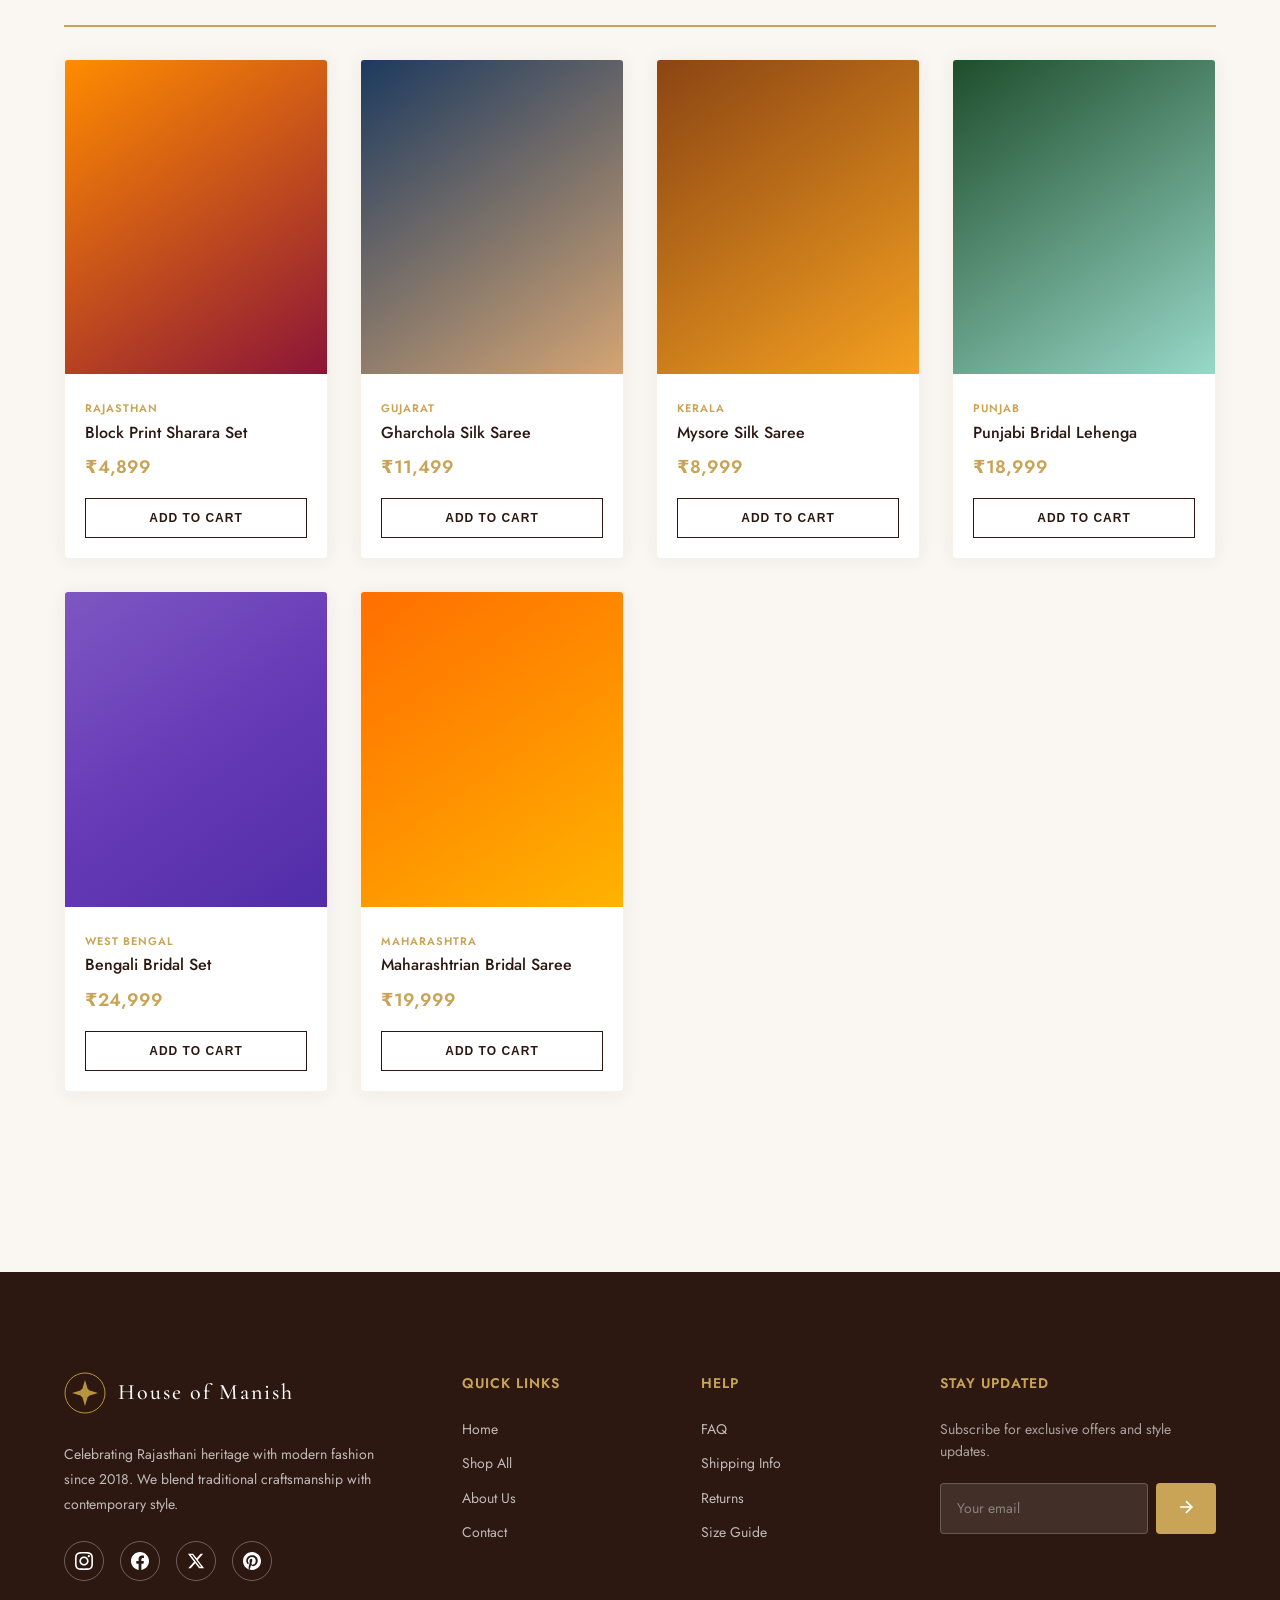
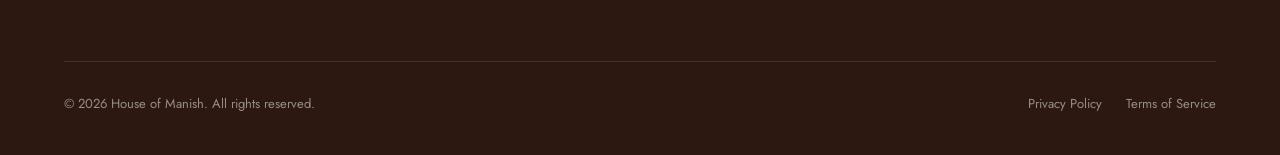
<file: products.html>
<!DOCTYPE html>
<html lang="en">
<head>
    <meta charset="UTF-8">
    <meta name="viewport" content="width=device-width, initial-scale=1.0">
    <title>Shop - House of Manish</title>
    <link rel="stylesheet" href="css/styles.css">
</head>
<body>
    <header class="header">
        <div class="container header-inner">
            <a href="index.html" class="logo">
                <svg class="logo-icon" viewBox="0 0 42 42" width="42" height="42">
                    <circle cx="21" cy="21" r="20" fill="none" stroke="#B8943F" stroke-width="1"/>
                    <path d="M21 8 L24 18 L21 16 L18 18 Z" fill="#B8943F"/>
                    <path d="M21 34 L24 24 L21 26 L18 24 Z" fill="#B8943F"/>
                    <path d="M8 21 L18 18 L16 21 L18 24 Z" fill="#B8943F"/>
                    <path d="M34 21 L24 18 L26 21 L24 24 Z" fill="#B8943F"/>
                    <circle cx="21" cy="21" r="5" fill="#B8943F"/>
                </svg>
                House of Manish
            </a>
            <nav class="nav-links">
                <a href="index.html">Home</a>
                <a href="products.html" class="active">Shop</a>
                <a href="about.html">About</a>
                <a href="contact.html">Contact</a>
            </nav>
            <div class="nav-icons">
                <a href="#" class="nav-icon" aria-label="Search">
                    <svg viewBox="0 0 24 24" fill="none" stroke="currentColor" stroke-width="2">
                        <circle cx="11" cy="11" r="8"/>
                        <path d="m21 21-4.35-4.35"/>
                    </svg>
                </a>
                <a href="#" class="nav-icon" aria-label="Cart">
                    <svg viewBox="0 0 24 24" fill="none" stroke="currentColor" stroke-width="2">
                        <path d="M6 2 3 6v14a2 2 0 0 0 2 2h14a2 2 0 0 0 2-2V6l-3-4Z"/>
                        <path d="M3 6h18"/>
                        <path d="M16 10a4 4 0 0 1-8 0"/>
                    </svg>
                </a>
            </div>
        </div>
    </header>

    <section class="page-hero">
        <div class="container">
            <nav class="breadcrumb">
                <a href="index.html">Home</a> / <span>Shop</span>
            </nav>
            <h1>Our Collection</h1>
            <p>Discover our curated selection of trendy clothes and accessories for the modern individual</p>
        </div>
    </section>

    <section class="products-section">
        <div class="container">
            
            <div class="filter-bar">
                <nav class="filter-links">
                    <a href="#women-section" class="active">Women</a>
                    <a href="#men-section">Men</a>
                    <a href="#accessories-section">Accessories</a>
                    <a href="#cultural-section">Cultural Treasures</a>
                </nav>
                <div class="sort-by">
                    <label for="sort">Sort by:</label>
                    <select id="sort" name="sort">
                        <option value="featured">Featured</option>
                        <option value="newest">Newest</option>
                        <option value="price-low">Price: Low to High</option>
                        <option value="price-high">Price: High to Low</option>
                    </select>
                </div>
            </div>

            <div id="women-section" class="products-category">
                <h3 class="category-title">Women's Collection</h3>
                <div class="products-grid">
                    <article class="product-card">
                        <div class="product-image">
                            <div class="product-thumb cultural-rj-1"></div>
                            <div class="product-overlay">
                                <span class="quick-view">Quick View</span>
                            </div>
                        </div>
                        <div class="product-info">
                            <span class="product-category">Rajasthan</span>
                            <h3 class="product-name">Meenakari Kundan Necklace</h3>
                            <p class="product-price">₹4,599</p>
                            <button class="product-btn">Add to Cart</button>
                        </div>
                    </article>
                    <article class="product-card">
                        <div class="product-image">
                            <div class="product-thumb cultural-rj-2"></div>
                            <div class="product-overlay">
                                <span class="quick-view">Quick View</span>
                            </div>
                        </div>
                        <div class="product-info">
                            <span class="product-category">Rajasthan</span>
                            <h3 class="product-name">Silver Rajasthani Jhumka</h3>
                            <p class="product-price">₹1,299</p>
                            <button class="product-btn">Add to Cart</button>
                        </div>
                    </article>
                    <article class="product-card">
                        <div class="product-image">
                            <div class="product-thumb cultural-rj-5"></div>
                            <div class="product-overlay">
                                <span class="quick-view">Quick View</span>
                            </div>
                        </div>
                        <div class="product-info">
                            <span class="product-category">Rajasthan</span>
                            <h3 class="product-name">Rajasthani Anarkali Suit</h3>
                            <p class="product-price">₹8,999</p>
                            <button class="product-btn">Add to Cart</button>
                        </div>
                    </article>
                    <article class="product-card">
                        <div class="product-image">
                            <div class="product-thumb cultural-rj-6"></div>
                            <div class="product-overlay">
                                <span class="quick-view">Quick View</span>
                            </div>
                        </div>
                        <div class="product-info">
                            <span class="product-category">Rajasthan</span>
                            <h3 class="product-name">Bandhani Lehenga Choli</h3>
                            <p class="product-price">₹12,499</p>
                            <button class="product-btn">Add to Cart</button>
                        </div>
                    </article>
                    <article class="product-card">
                        <div class="product-image">
                            <div class="product-thumb cultural-gj-1"></div>
                            <div class="product-overlay">
                                <span class="quick-view">Quick View</span>
                            </div>
                        </div>
                        <div class="product-info">
                            <span class="product-category">Gujarat</span>
                            <h3 class="product-name">Bandhani Dupatta</h3>
                            <p class="product-price">₹2,899</p>
                            <button class="product-btn">Add to Cart</button>
                        </div>
                    </article>
                    <article class="product-card">
                        <div class="product-image">
                            <div class="product-thumb cultural-gj-2"></div>
                            <div class="product-overlay">
                                <span class="quick-view">Quick View</span>
                            </div>
                        </div>
                        <div class="product-info">
                            <span class="product-category">Gujarat</span>
                            <h3 class="product-name">Patola Silk Saree</h3>
                            <p class="product-price">₹7,499</p>
                            <button class="product-btn">Add to Cart</button>
                        </div>
                    </article>
                    <article class="product-card">
                        <div class="product-image">
                            <div class="product-thumb cultural-gj-5"></div>
                            <div class="product-overlay">
                                <span class="quick-view">Quick View</span>
                            </div>
                        </div>
                        <div class="product-info">
                            <span class="product-category">Gujarat</span>
                            <h3 class="product-name">Gujarati Chaniya Choli</h3>
                            <p class="product-price">₹9,999</p>
                            <button class="product-btn">Add to Cart</button>
                        </div>
                    </article>
                    <article class="product-card">
                        <div class="product-image">
                            <div class="product-thumb cultural-kl-1"></div>
                            <div class="product-overlay">
                                <span class="quick-view">Quick View</span>
                            </div>
                        </div>
                        <div class="product-info">
                            <span class="product-category">Kerala</span>
                            <h3 class="product-name">Kasavu Off-White Saree</h3>
                            <p class="product-price">₹3,299</p>
                            <button class="product-btn">Add to Cart</button>
                        </div>
                    </article>
                    <article class="product-card">
                        <div class="product-image">
                            <div class="product-thumb cultural-kl-4"></div>
                            <div class="product-overlay">
                                <span class="quick-view">Quick View</span>
                            </div>
                        </div>
                        <div class="product-info">
                            <span class="product-category">Kerala</span>
                            <h3 class="product-name">Kasavu Gold Border Saree</h3>
                            <p class="product-price">₹6,499</p>
                            <button class="product-btn">Add to Cart</button>
                        </div>
                    </article>
                    <article class="product-card">
                        <div class="product-image">
                            <div class="product-thumb cultural-pb-1"></div>
                            <div class="product-overlay">
                                <span class="quick-view">Quick View</span>
                            </div>
                        </div>
                        <div class="product-info">
                            <span class="product-category">Punjab</span>
                            <h3 class="product-name">Phulkari Dupatta</h3>
                            <p class="product-price">₹3,499</p>
                            <button class="product-btn">Add to Cart</button>
                        </div>
                    </article>
                    <article class="product-card">
                        <div class="product-image">
                            <div class="product-thumb cultural-wb-1"></div>
                            <div class="product-overlay">
                                <span class="quick-view">Quick View</span>
                            </div>
                        </div>
                        <div class="product-info">
                            <span class="product-category">West Bengal</span>
                            <h3 class="product-name">Benaras Silk Saree</h3>
                            <p class="product-price">₹8,999</p>
                            <button class="product-btn">Add to Cart</button>
                        </div>
                    </article>
                    <article class="product-card">
                        <div class="product-image">
                            <div class="product-thumb cultural-mh-1"></div>
                            <div class="product-overlay">
                                <span class="quick-view">Quick View</span>
                            </div>
                        </div>
                        <div class="product-info">
                            <span class="product-category">Maharashtra</span>
                            <h3 class="product-name">Paithani Peepal Leaf Saree</h3>
                            <p class="product-price">₹6,499</p>
                            <button class="product-btn">Add to Cart</button>
                        </div>
                    </article>
                </div>
            </div>

            <div id="men-section" class="products-category">
                <h3 class="category-title">Men's Collection</h3>
                <div class="products-grid">
                    <article class="product-card">
                        <div class="product-image">
                            <div class="product-thumb product-men-1"></div>
                            <div class="product-overlay">
                                <span class="quick-view">Quick View</span>
                            </div>
                        </div>
                        <div class="product-info">
                            <span class="product-category">Rajasthan</span>
                            <h3 class="product-name">Bandhani Nehru Jacket</h3>
                            <p class="product-price">₹4,999</p>
                            <button class="product-btn">Add to Cart</button>
                        </div>
                    </article>
                    <article class="product-card">
                        <div class="product-image">
                            <div class="product-thumb product-men-2"></div>
                            <div class="product-overlay">
                                <span class="quick-view">Quick View</span>
                            </div>
                        </div>
                        <div class="product-info">
                            <span class="product-category">Gujarat</span>
                            <h3 class="product-name">Patola Print Kurta</h3>
                            <p class="product-price">₹3,299</p>
                            <button class="product-btn">Add to Cart</button>
                        </div>
                    </article>
                    <article class="product-card">
                        <div class="product-image">
                            <div class="product-thumb product-men-3"></div>
                            <div class="product-overlay">
                                <span class="quick-view">Quick View</span>
                            </div>
                        </div>
                        <div class="product-info">
                            <span class="product-category">Punjab</span>
                            <h3 class="product-name">Phulkari Turban</h3>
                            <p class="product-price">₹2,199</p>
                            <button class="product-btn">Add to Cart</button>
                        </div>
                    </article>
                    <article class="product-card">
                        <div class="product-image">
                            <div class="product-thumb product-men-4"></div>
                            <div class="product-overlay">
                                <span class="quick-view">Quick View</span>
                            </div>
                        </div>
                        <div class="product-info">
                            <span class="product-category">Maharashtra</span>
                            <h3 class="product-name">Dhoti Set</h3>
                            <p class="product-price">₹2,899</p>
                            <button class="product-btn">Add to Cart</button>
                        </div>
                    </article>
                    <article class="product-card">
                        <div class="product-image">
                            <div class="product-thumb product-men-5"></div>
                            <div class="product-overlay">
                                <span class="quick-view">Quick View</span>
                            </div>
                        </div>
                        <div class="product-info">
                            <span class="product-category">Kerala</span>
                            <h3 class="product-name">Mundu Set</h3>
                            <p class="product-price">₹1,899</p>
                            <button class="product-btn">Add to Cart</button>
                        </div>
                    </article>
                    <article class="product-card">
                        <div class="product-image">
                            <div class="product-thumb product-men-6"></div>
                            <div class="product-overlay">
                                <span class="quick-view">Quick View</span>
                            </div>
                        </div>
                        <div class="product-info">
                            <span class="product-category">West Bengal</span>
                            <h3 class="product-name">Dhoti Kurta Set</h3>
                            <p class="product-price">₹3,499</p>
                            <button class="product-btn">Add to Cart</button>
                        </div>
                    </article>
                </div>
            </div>

            <div id="accessories-section" class="products-category">
                <h3 class="category-title">Accessories</h3>
                <div class="products-grid">
                    <article class="product-card">
                        <div class="product-image">
                            <div class="product-thumb product-acc-1"></div>
                            <div class="product-overlay">
                                <span class="quick-view">Quick View</span>
                            </div>
                        </div>
                        <div class="product-info">
                            <span class="product-category">Rajasthan</span>
                            <h3 class="product-name">Handmade Lac Bangles</h3>
                            <p class="product-price">₹899</p>
                            <button class="product-btn">Add to Cart</button>
                        </div>
                    </article>
                    <article class="product-card">
                        <div class="product-image">
                            <div class="product-thumb product-acc-2"></div>
                            <div class="product-overlay">
                                <span class="quick-view">Quick View</span>
                            </div>
                        </div>
                        <div class="product-info">
                            <span class="product-category">Gujarat</span>
                            <h3 class="product-name">Kutch Embroidery Clutch</h3>
                            <p class="product-price">₹1,899</p>
                            <button class="product-btn">Add to Cart</button>
                        </div>
                    </article>
                    <article class="product-card">
                        <div class="product-image">
                            <div class="product-thumb product-acc-3"></div>
                            <div class="product-overlay">
                                <span class="quick-view">Quick View</span>
                            </div>
                        </div>
                        <div class="product-info">
                            <span class="product-category">Punjab</span>
                            <h3 class="product-name">Jutti Traditional Shoes</h3>
                            <p class="product-price">₹2,199</p>
                            <button class="product-btn">Add to Cart</button>
                        </div>
                    </article>
                    <article class="product-card">
                        <div class="product-image">
                            <div class="product-thumb product-acc-4"></div>
                            <div class="product-overlay">
                                <span class="quick-view">Quick View</span>
                            </div>
                        </div>
                        <div class="product-info">
                            <span class="product-category">Maharashtra</span>
                            <h3 class="product-name">Kolhapuri Chappal</h3>
                            <p class="product-price">₹1,599</p>
                            <button class="product-btn">Add to Cart</button>
                        </div>
                    </article>
                    <article class="product-card">
                        <div class="product-image">
                            <div class="product-thumb product-acc-5"></div>
                            <div class="product-overlay">
                                <span class="quick-view">Quick View</span>
                            </div>
                        </div>
                        <div class="product-info">
                            <span class="product-category">Kerala</span>
                            <h3 class="product-name">Aranmula Kannadi</h3>
                            <p class="product-price">₹4,999</p>
                            <button class="product-btn">Add to Cart</button>
                        </div>
                    </article>
                    <article class="product-card">
                        <div class="product-image">
                            <div class="product-thumb product-acc-6"></div>
                            <div class="product-overlay">
                                <span class="quick-view">Quick View</span>
                            </div>
                        </div>
                        <div class="product-info">
                            <span class="product-category">West Bengal</span>
                            <h3 class="product-name">Shankha Pola Set</h3>
                            <p class="product-price">₹1,999</p>
                            <button class="product-btn">Add to Cart</button>
                        </div>
                    </article>
                </div>
            </div>

            <div id="cultural-section" class="products-category">
                <h3 class="category-title">Cultural Treasures</h3>
                <div class="products-grid">
                    <article class="product-card">
                        <div class="product-image">
                            <div class="product-thumb cultural-rj-7"></div>
                            <div class="product-overlay">
                                <span class="quick-view">Quick View</span>
                            </div>
                        </div>
                        <div class="product-info">
                            <span class="product-category">Rajasthan</span>
                            <h3 class="product-name">Block Print Sharara Set</h3>
                            <p class="product-price">₹4,899</p>
                            <button class="product-btn">Add to Cart</button>
                        </div>
                    </article>
                    <article class="product-card">
                        <div class="product-image">
                            <div class="product-thumb cultural-gj-6"></div>
                            <div class="product-overlay">
                                <span class="quick-view">Quick View</span>
                            </div>
                        </div>
                        <div class="product-info">
                            <span class="product-category">Gujarat</span>
                            <h3 class="product-name">Gharchola Silk Saree</h3>
                            <p class="product-price">₹11,499</p>
                            <button class="product-btn">Add to Cart</button>
                        </div>
                    </article>
                    <article class="product-card">
                        <div class="product-image">
                            <div class="product-thumb cultural-kl-7"></div>
                            <div class="product-overlay">
                                <span class="quick-view">Quick View</span>
                            </div>
                        </div>
                        <div class="product-info">
                            <span class="product-category">Kerala</span>
                            <h3 class="product-name">Mysore Silk Saree</h3>
                            <p class="product-price">₹8,999</p>
                            <button class="product-btn">Add to Cart</button>
                        </div>
                    </article>
                    <article class="product-card">
                        <div class="product-image">
                            <div class="product-thumb cultural-pb-6"></div>
                            <div class="product-overlay">
                                <span class="quick-view">Quick View</span>
                            </div>
                        </div>
                        <div class="product-info">
                            <span class="product-category">Punjab</span>
                            <h3 class="product-name">Punjabi Bridal Lehenga</h3>
                            <p class="product-price">₹18,999</p>
                            <button class="product-btn">Add to Cart</button>
                        </div>
                    </article>
                    <article class="product-card">
                        <div class="product-image">
                            <div class="product-thumb cultural-wb-7"></div>
                            <div class="product-overlay">
                                <span class="quick-view">Quick View</span>
                            </div>
                        </div>
                        <div class="product-info">
                            <span class="product-category">West Bengal</span>
                            <h3 class="product-name">Bengali Bridal Set</h3>
                            <p class="product-price">₹24,999</p>
                            <button class="product-btn">Add to Cart</button>
                        </div>
                    </article>
                    <article class="product-card">
                        <div class="product-image">
                            <div class="product-thumb cultural-mh-6"></div>
                            <div class="product-overlay">
                                <span class="quick-view">Quick View</span>
                            </div>
                        </div>
                        <div class="product-info">
                            <span class="product-category">Maharashtra</span>
                            <h3 class="product-name">Maharashtrian Bridal Saree</h3>
                            <p class="product-price">₹19,999</p>
                            <button class="product-btn">Add to Cart</button>
                        </div>
                    </article>
                </div>
            </div>
        </div>
    </section>

    <footer class="footer">
        <div class="container">
            <div class="footer-grid">
                <div class="footer-brand">
                    <a href="index.html" class="logo">
                <svg class="logo-icon" viewBox="0 0 42 42" width="42" height="42">
                    <circle cx="21" cy="21" r="20" fill="none" stroke="#B8943F" stroke-width="1"/>
                    <path d="M21 8 L24 18 L21 16 L18 18 Z" fill="#B8943F"/>
                    <path d="M21 34 L24 24 L21 26 L18 24 Z" fill="#B8943F"/>
                    <path d="M8 21 L18 18 L16 21 L18 24 Z" fill="#B8943F"/>
                    <path d="M34 21 L24 18 L26 21 L24 24 Z" fill="#B8943F"/>
                    <circle cx="21" cy="21" r="5" fill="#B8943F"/>
                </svg>
                House of Manish
            </a>
                    <p>Celebrating Rajasthani heritage with modern fashion since 2018. We blend traditional craftsmanship with contemporary style.</p>
                    <div class="social-links">
                        <a href="#" class="social-link" aria-label="Instagram">
                            <svg viewBox="0 0 24 24" fill="currentColor">
                                <path d="M12 2.163c3.204 0 3.584.012 4.85.07 3.252.148 4.771 1.691 4.919 4.919.058 1.265.069 1.645.069 4.849 0 3.205-.012 3.584-.069 4.849-.149 3.225-1.664 4.771-4.919 4.919-1.266.058-1.644.07-4.85.07-3.204 0-3.584-.012-4.849-.07-3.26-.149-4.771-1.699-4.919-4.92-.058-1.265-.07-1.644-.07-4.849 0-3.204.013-3.583.07-4.849.149-3.227 1.664-4.771 4.919-4.919 1.266-.057 1.645-.069 4.849-.069zm0-2.163c-3.259 0-3.667.014-4.947.072-4.358.2-6.78 2.618-6.98 6.98-.059 1.281-.073 1.689-.073 4.948 0 3.259.014 3.668.072 4.948.2 4.358 2.618 6.78 6.98 6.98 1.281.058 1.689.072 4.948.072 3.259 0 3.668-.014 4.948-.072 4.354-.2 6.782-2.618 6.979-6.98.059-1.28.073-1.689.073-4.948 0-3.259-.014-3.667-.072-4.947-.196-4.354-2.617-6.78-6.979-6.98-1.281-.059-1.69-.073-4.949-.073zm0 5.838c-3.403 0-6.162 2.759-6.162 6.162s2.759 6.163 6.162 6.163 6.162-2.759 6.162-6.163c0-3.403-2.759-6.162-6.162-6.162zm0 10.162c-2.209 0-4-1.79-4-4 0-2.209 1.791-4 4-4s4 1.791 4 4c0 2.21-1.791 4-4 4zm6.406-11.845c-.796 0-1.441.645-1.441 1.44s.645 1.44 1.441 1.44c.795 0 1.439-.645 1.439-1.44s-.644-1.44-1.439-1.44z"/>
                            </svg>
                        </a>
                        <a href="#" class="social-link" aria-label="Facebook">
                            <svg viewBox="0 0 24 24" fill="currentColor">
                                <path d="M24 12.073c0-6.627-5.373-12-12-12s-12 5.373-12 12c0 5.99 4.388 10.954 10.125 11.854v-8.385H7.078v-3.47h3.047V9.43c0-3.007 1.792-4.669 4.533-4.669 1.312 0 2.686.235 2.686.235v2.953H15.83c-1.491 0-1.956.925-1.956 1.874v2.25h3.328l-.532 3.47h-2.796v8.385C19.612 23.027 24 18.062 24 12.073z"/>
                            </svg>
                        </a>
                        <a href="#" class="social-link" aria-label="Twitter">
                            <svg viewBox="0 0 24 24" fill="currentColor">
                                <path d="M18.244 2.25h3.308l-7.227 8.26 8.502 11.24H16.17l-5.214-6.817L4.99 21.75H1.68l7.73-8.835L1.254 2.25H8.08l4.713 6.231zm-1.161 17.52h1.833L7.084 4.126H5.117z"/>
                            </svg>
                        </a>
                        <a href="#" class="social-link" aria-label="Pinterest">
                            <svg viewBox="0 0 24 24" fill="currentColor">
                                <path d="M12 0C5.373 0 0 5.372 0 12c0 5.084 3.163 9.426 7.627 11.174-.105-.949-.2-2.405.042-3.441.218-.937 1.407-5.965 1.407-5.965s-.359-.719-.359-1.782c0-1.668.967-2.914 2.171-2.914 1.023 0 1.518.769 1.518 1.69 0 1.029-.655 2.568-.994 3.995-.283 1.194.599 2.169 1.777 2.169 2.133 0 3.772-2.249 3.772-5.495 0-2.873-2.064-4.882-5.012-4.882-3.414 0-5.418 2.561-5.418 5.207 0 1.031.397 2.138.893 2.738a.36.36 0 0 1 .083.345l-.333 1.36c-.053.22-.174.267-.402.161-1.499-.698-2.436-2.889-2.436-4.649 0-3.785 2.75-7.262 7.929-7.262 4.163 0 7.398 2.967 7.398 6.931 0 4.136-2.607 7.464-6.227 7.464-1.216 0-2.359-.631-2.75-1.378l-.748 2.853c-.271 1.043-1.002 2.35-1.492 3.146C9.57 23.812 10.763 24 12 24c6.627 0 12-5.373 12-12 0-6.628-5.373-12-12-12z"/>
                            </svg>
                        </a>
                    </div>
                </div>
                <div class="footer-links-col">
                    <h5>Quick Links</h5>
                    <nav class="footer-links">
                        <a href="index.html">Home</a>
                        <a href="products.html">Shop All</a>
                        <a href="about.html">About Us</a>
                        <a href="contact.html">Contact</a>
                    </nav>
                </div>
                <div class="footer-links-col">
                    <h5>Help</h5>
                    <nav class="footer-links">
                        <a href="#">FAQ</a>
                        <a href="#">Shipping Info</a>
                        <a href="#">Returns</a>
                        <a href="#">Size Guide</a>
                    </nav>
                </div>
                <div class="footer-newsletter">
                    <h5>Stay Updated</h5>
                    <p style="font-size: 14px; color: rgba(255,255,255,0.6); margin-bottom: 20px;">Subscribe for exclusive offers and style updates.</p>
                    <form class="newsletter-form" action="#">
                        <input type="email" class="newsletter-input" placeholder="Your email" required>
                        <button type="submit" class="newsletter-btn" aria-label="Subscribe">
                            <svg viewBox="0 0 24 24" fill="none" stroke="currentColor" stroke-width="2">
                                <path d="M5 12h14"/>
                                <path d="m12 5 7 7-7 7"/>
                            </svg>
                        </button>
                    </form>
                </div>
            </div>
            <div class="footer-bottom">
                <p>&copy; 2026 House of Manish. All rights reserved.</p>
                <div class="footer-bottom-links">
                    <a href="#">Privacy Policy</a>
                    <a href="#">Terms of Service</a>
                </div>
            </div>
        </div>
    </footer>
</body>
</html>
</file>
<file: css/styles.css>
@import url('https://fonts.googleapis.com/css2?family=Cormorant+Garamond:ital,wght@0,400;0,500;0,600;0,700;1,400&family=Jost:wght@300;400;500;600&display=swap');

:root {
    --color-primary: #2C1810;
    --color-secondary: #8B6914;
    --color-accent: #C9A456;
    --color-accent-light: #E8D5A8;
    --color-bg: #FAF7F2;
    --color-surface: #FFFFFF;
    --color-text-light: #5A4A3A;
    --color-text-muted: #8A7A6A;
    --color-cream: #F5EFE6;
    --color-gold: #B8943F;
    --font-heading: 'Cormorant Garamond', Georgia, serif;
    --font-body: 'Jost', system-ui, sans-serif;
    --shadow-sm: 0 2px 20px rgba(44, 24, 16, 0.06);
    --shadow-md: 0 4px 30px rgba(44, 24, 16, 0.08);
    --shadow-lg: 0 8px 40px rgba(44, 24, 16, 0.1);
    --transition: 0.4s cubic-bezier(0.4, 0, 0.2, 1);
    --container: 1200px;
}

*,
*::before,
*::after {
    margin: 0;
    padding: 0;
    box-sizing: border-box;
}

html {
    scroll-behavior: smooth;
}

body {
    font-family: var(--font-body);
    font-weight: 400;
    line-height: 1.6;
    color: var(--color-primary);
    background-color: var(--color-bg);
    -webkit-font-smoothing: antialiased;
}

img {
    max-width: 100%;
    height: auto;
    display: block;
    opacity: 50%    ;
}

a {
    text-decoration: none;
    color: inherit;
    transition: color var(--transition);
}

ul {
    list-style: none;
}

.container {
    max-width: var(--container);
    margin: 0 auto;
    padding: 0 24px;
}

.btn {
    display: inline-flex;
    align-items: center;
    justify-content: center;
    padding: 14px 32px;
    font-family: var(--font-body);
    font-size: 13px;
    font-weight: 600;
    letter-spacing: 1px;
    text-transform: uppercase;
    border: 2px solid transparent;
    border-radius: 4px;
    cursor: pointer;
    transition: all var(--transition);
}

.btn-primary {
    background-color: var(--color-accent);
    color: var(--color-surface);
    border-color: var(--color-accent);
}

.btn-primary:hover {
    background-color: var(--color-accent-dark);
    border-color: var(--color-accent-dark);
    transform: translateY(-2px);
}

.btn-secondary {
    background-color: transparent;
    color: var(--color-primary);
    border-color: var(--color-primary);
}

.btn-secondary:hover {
    background-color: var(--color-primary);
    color: var(--color-surface);
}

.section-header {
    text-align: center;
    margin-bottom: 48px;
    position: relative;
    z-index: 1;
}

.section-header h2 {
    font-family: var(--font-heading);
    font-size: clamp(36px, 4vw, 52px);
    font-weight: 400;
    margin-bottom: 16px;
    color: var(--color-primary);
    letter-spacing: -0.5px;
}

.section-header p {
    font-size: 16px;
    color: var(--color-text-muted);
    max-width: 500px;
    margin: 0 auto;
    font-weight: 300;
}

.header {
    position: fixed;
    top: 0;
    left: 0;
    right: 0;
    background-color: rgba(250, 247, 242, 0.95);
    backdrop-filter: blur(20px);
    -webkit-backdrop-filter: blur(20px);
    z-index: 1000;
    border-bottom: 1px solid rgba(201, 164, 86, 0.2);
}

.header-inner {
    display: flex;
    align-items: center;
    justify-content: space-between;
    height: 72px;
}

.logo {
    font-family: var(--font-heading);
    font-size: 22px;
    font-weight: 500;
    letter-spacing: 2px;
    color: var(--color-primary);
    display: flex;
    align-items: center;
    gap: 12px;
}

.logo-icon {
    width: 42px;
    height: 42px;
    display: block;
    flex-shrink: 0;
}

.nav-links {
    display: flex;
    gap: 40px;
}

.nav-links a {
    position: relative;
    font-size: 14px;
    font-weight: 500;
    letter-spacing: 1px;
    text-transform: uppercase;
    color: var(--color-primary);
    padding: 8px 0;
}

.nav-links a::after {
    content: '';
    position: absolute;
    bottom: 0;
    left: 0;
    width: 0;
    height: 2px;
    background-color: var(--color-accent);
    transition: width var(--transition);
}

.nav-links a:hover::after,
.nav-links a.active::after {
    width: 100%;
}

.nav-icons {
    display: flex;
    gap: 20px;
}

.nav-icon {
    width: 24px;
    height: 24px;
    color: var(--color-primary);
    transition: color var(--transition);
}

.nav-icon:hover {
    color: var(--color-accent);
}

.hero {
    min-height: 100vh;
    display: flex;
    align-items: center;
    background: linear-gradient(180deg, var(--color-bg) 0%, var(--color-cream) 100%);
    position: relative;
    overflow: hidden;
    padding-top: 72px;
}

.hero-hawa-mahal {
    position: absolute;
    right: -5%;
    bottom: -10%;
    width: 55%;
    height: 120%;
    opacity: 0.04;
    pointer-events: none;
}

.hero-hawa-mahal svg {
    width: 100%;
    height: 100%;
}

.hero-inner {
    display: grid;
    grid-template-columns: 1fr 1fr;
    gap: 80px;
    align-items: center;
    position: relative;
    z-index: 2;
}

.hero-content {
    position: relative;
    z-index: 1;
}

.hero-tag {
    display: inline-block;
    font-size: 11px;
    font-weight: 500;
    letter-spacing: 4px;
    text-transform: uppercase;
    color: var(--color-gold);
    margin-bottom: 28px;
    position: relative;
}

.hero-tag::after {
    content: '';
    position: absolute;
    left: calc(100% + 16px);
    top: 50%;
    width: 60px;
    height: 1px;
    background: linear-gradient(90deg, var(--color-gold), transparent);
}

.hero h1 {
    font-family: var(--font-heading);
    font-size: clamp(48px, 6vw, 72px);
    font-weight: 400;
    line-height: 1.1;
    margin-bottom: 28px;
    color: var(--color-primary);
    letter-spacing: -1px;
}

.hero h1 em {
    font-style: italic;
    color: var(--color-gold);
}

.hero-text {
    font-size: 17px;
    color: var(--color-text-muted);
    margin-bottom: 44px;
    max-width: 420px;
    line-height: 1.8;
    font-weight: 300;
}

.hero-buttons {
    display: flex;
    gap: 20px;
}

.hero-visual {
    position: relative;
    display: flex;
    justify-content: center;
    align-items: center;
}

.hero-image {
    width: 100%;
    max-width: 380px;
    aspect-ratio: 2/3;
    background: var(--color-cream);
    border-radius: 4px;
    position: relative;
    overflow: hidden;
    box-shadow: 0 40px 80px rgba(44, 24, 16, 0.15);
}

.hero-image img {
    position: absolute;
    inset: 0;
    width: 100%;
    height: 100%;
    object-fit: cover;
    transition: transform 0.6s ease;
}

.hero-image:hover img {
    transform: scale(1.05);
}

.hero-badge {
    position: absolute;
    top: 50%;
    left: 50%;
    transform: translate(-50%, -50%);
    z-index: 10;
    text-align: center;
}

.hero-badge-inner {
    display: inline-flex;
    flex-direction: column;
    align-items: center;
    background: rgba(250, 247, 242, 0.95);
    padding: 16px 24px;
    border-radius: 4px;
    box-shadow: 0 20px 60px rgba(44, 24, 16, 0.2);
    border: 1px solid rgba(184, 148, 63, 0.3);
    min-width: 160px;
    backdrop-filter: blur(10px);
}

.hero-badge-sub {
    font-family: var(--font-body);
    font-size: 8px;
    font-weight: 500;
    letter-spacing: 2px;
    text-transform: uppercase;
    color: var(--color-gold);
    margin-bottom: 6px;
}

.hero-badge-line {
    width: 24px;
    height: 1px;
    background: var(--color-gold);
    margin: 6px 0;
}

.hero-badge-title {
    font-family: var(--font-heading);
    font-size: 11px;
    font-weight: 400;
    color: var(--color-text-muted);
    letter-spacing: 2px;
}

.hero-badge-name {
    font-family: var(--font-heading);
    font-size: 20px;
    font-weight: 500;
    color: var(--color-primary);
    letter-spacing: 3px;
    margin-bottom: 4px;
}

.hero-decoration {
    position: absolute;
    width: 120px;
    height: 120px;
    border: 1px solid var(--color-accent-light);
    border-radius: 50%;
    top: -20px;
    right: -20px;
    opacity: 0.6;
}

.hero-decoration::before {
    content: '';
    position: absolute;
    inset: 15px;
    border: 1px solid var(--color-gold);
    border-radius: 50%;
    opacity: 0.4;
}

.hero-decoration::after {
    content: '';
    position: absolute;
    inset: 30px;
    background: var(--color-gold);
    border-radius: 50%;
    opacity: 0.15;
}

.categories {
    padding: 120px 0;
    background: var(--color-surface);
    position: relative;
}

.categories::before {
    content: '';
    position: absolute;
    top: 0;
    left: 0;
    right: 0;
    height: 1px;
    background: linear-gradient(90deg, transparent, var(--color-accent-light), transparent);
}

.categories-grid {
    display: grid;
    grid-template-columns: repeat(3, 1fr);
    gap: 40px;
}

.category-card {
    position: relative;
    overflow: hidden;
    border-radius: 4px;
    cursor: pointer;
    transition: all 0.5s cubic-bezier(0.4, 0, 0.2, 1);
    background: var(--color-bg);
}

.category-card:hover {
    transform: translateY(-8px);
    box-shadow: var(--shadow-lg);
}

.category-card::before {
    content: '';
    display: block;
    padding-top: 120%;
}

.category-content {
    position: absolute;
    inset: 0;
    display: flex;
    flex-direction: column;
    align-items: center;
    justify-content: center;
    padding: 40px;
    transition: all var(--transition);
}

.category-card:nth-child(1) .category-content {
    background: linear-gradient(145deg, #F5E6D3 0%, #E8D5A8 100%);
}

.category-card:nth-child(2) .category-content {
    background: linear-gradient(145deg, #E8E0D5 0%, #D4C4B0 100%);
}

.category-card:nth-child(3) .category-content {
    background: linear-gradient(145deg, #E5DDD0 0%, #C9B896 100%);
}

.category-card:hover .category-content {
    transform: scale(1.03);
}

.category-icon {
    width: 56px;
    height: 56px;
    margin-bottom: 24px;
    color: var(--color-gold);
    opacity: 0.7;
}

.category-card h3 {
    font-family: var(--font-heading);
    font-size: 26px;
    font-weight: 400;
    margin-bottom: 8px;
    color: var(--color-primary);
    letter-spacing: 0.5px;
}

.category-card p {
    font-size: 13px;
    color: var(--color-text-muted);
    text-align: center;
    font-weight: 300;
}

.regional-collections {
    padding: 120px 0;
    background: var(--color-surface);
}

.states-grid {
    display: grid;
    grid-template-columns: repeat(4, 1fr);
    gap: 24px;
}

.state-card {
    background: var(--color-bg);
    border-radius: 4px;
    overflow: hidden;
    transition: all 0.5s cubic-bezier(0.4, 0, 0.2, 1);
    cursor: pointer;
}

.state-card:hover {
    transform: translateY(-8px);
    box-shadow: var(--shadow-lg);
}

.state-image {
    position: relative;
    aspect-ratio: 1;
    overflow: hidden;
}

.state-gradient {
    position: absolute;
    inset: 0;
}

.state-gujarat {
    background: linear-gradient(145deg, #E8A87C 0%, #C38D6B 50%, #8B5A3C 100%);
}

.state-rajasthan {
    background: linear-gradient(145deg, #F4C542 0%, #E8A03A 50%, #C47D32 100%);
}

.state-kerala {
    background: linear-gradient(145deg, #F5F5DC 0%, #E8E8D4 50%, #D4D4C4 100%);
}

.state-karnataka {
    background: linear-gradient(145deg, #9B6B9B 0%, #7B4B7B 50%, #5B2B5B 100%);
}

.state-westbengal {
    background: linear-gradient(145deg, #F4A460 0%, #D4743C 50%, #8B4513 100%);
}

.state-andhra {
    background: linear-gradient(145deg, #8B4513 0%, #6B3510 50%, #4B2508 100%);
}

.state-punjab {
    background: linear-gradient(145deg, #F0E68C 0%, #DAA520 50%, #B8860B 100%);
}

.state-maharashtra {
    background: linear-gradient(145deg, #FF9933 0%, #E07020 50%, #B85010 100%);
}

.state-mono {
    position: absolute;
    top: 50%;
    left: 50%;
    transform: translate(-50%, -50%);
    font-family: var(--font-heading);
    font-size: 48px;
    font-weight: 300;
    color: rgba(255, 255, 255, 0.6);
    letter-spacing: 4px;
}

.state-info {
    padding: 20px;
    text-align: center;
}

.state-info h3 {
    font-family: var(--font-heading);
    font-size: 20px;
    font-weight: 500;
    color: var(--color-primary);
    margin-bottom: 6px;
}

.state-info p {
    font-size: 13px;
    color: var(--color-text-muted);
    margin-bottom: 12px;
    font-weight: 300;
}

.state-price {
    font-size: 14px;
    font-weight: 600;
    color: var(--color-gold);
}

.cultural-accessories {
    padding: 120px 0;
    background: var(--color-bg);
    position: relative;
    overflow: hidden;
}

.state-bg-layer {
    position: absolute;
    top: 0;
    left: 0;
    right: 0;
    bottom: 0;
    background-size: cover;
    background-position: center;
    background-repeat: no-repeat;
    opacity: 0;
    z-index: 0;
    background-image: url('https://images.pexels.com/photos/36532822/pexels-photo-36532822.jpeg');
    transition: opacity 0.8s ease-in-out, transform 0.8s ease-in-out, background-image 0.5s ease;
    transform: scale(1);
}

#state-all:checked ~ .state-bg-layer {
    opacity: 0.15;
    transform: scale(1);
}

#state-rajasthan:checked ~ .state-bg-layer {
    background-image: url('https://images.pexels.com/photos/36532822/pexels-photo-36532822.jpeg');
    opacity: 0.45;
    transform: scale(1.05);
}

#state-gujarat:checked ~ .state-bg-layer {
    background-image: url('https://images.pexels.com/photos/6730935/pexels-photo-6730935.jpeg');
    opacity: 0.45;
    transform: scale(1.05);
}

#state-kerala:checked ~ .state-bg-layer {
    background-image: url('https://images.pexels.com/photos/4051013/pexels-photo-4051013.jpeg');
    opacity: 0.45;
    transform: scale(1.05);
}

#state-punjab:checked ~ .state-bg-layer {
    background-image: url('https://images.pexels.com/photos/7111002/pexels-photo-7111002.jpeg');
    opacity: 0.45;
    transform: scale(1.05);
}

#state-westbengal:checked ~ .state-bg-layer {
    background-image: url('https://images.pexels.com/photos/36393138/pexels-photo-36393138.jpeg');
    opacity: 0.45;
    transform: scale(1.05);
}

#state-maharashtra:checked ~ .state-bg-layer {
    background-image: url('https://images.pexels.com/photos/5867948/pexels-photo-5867948.jpeg');
    opacity: 0.45;
    transform: scale(1.05);
}

.cultural-accessories .container {
    position: relative;
    z-index: 1;
}

.state-input {
    display: none;
}

.cultural-products-wrapper {
    position: relative;
    z-index: 2;
    max-width: var(--container);
    margin: 0 auto;
    padding: 0 24px;
}

.state-section {
    margin-bottom: 64px;
    animation: fadeIn 0.5s ease forwards;
}

.state-header {
    text-align: center;
    margin-bottom: 32px;
    padding-bottom: 24px;
    border-bottom: 1px solid rgba(184, 148, 63, 0.3);
}

.state-header h3 {
    font-family: var(--font-heading);
    font-size: 28px;
    font-weight: 500;
    color: var(--color-primary);
    margin-bottom: 8px;
}

.state-header p {
    font-size: 14px;
    color: var(--color-text-muted);
}

#state-all:checked ~ .cultural-products-wrapper .state-section { 
    display: block; 
}
#state-rajasthan:checked ~ .cultural-products-wrapper .state-section { 
    display: none; 
}
#state-rajasthan:checked ~ .cultural-products-wrapper .state-section[data-state-section="rajasthan"] { 
    display: block; 
}
#state-gujarat:checked ~ .cultural-products-wrapper .state-section { 
    display: none; 
}
#state-gujarat:checked ~ .cultural-products-wrapper .state-section[data-state-section="gujarat"] { 
    display: block; 
}
#state-kerala:checked ~ .cultural-products-wrapper .state-section { 
    display: none; 
}
#state-kerala:checked ~ .cultural-products-wrapper .state-section[data-state-section="kerala"] { 
    display: block; 
}
#state-punjab:checked ~ .cultural-products-wrapper .state-section { 
    display: none; 
}
#state-punjab:checked ~ .cultural-products-wrapper .state-section[data-state-section="punjab"] { 
    display: block; 
}
#state-westbengal:checked ~ .cultural-products-wrapper .state-section { 
    display: none; 
}
#state-westbengal:checked ~ .cultural-products-wrapper .state-section[data-state-section="westbengal"] { 
    display: block; 
}
#state-maharashtra:checked ~ .cultural-products-wrapper .state-section { 
    display: none; 
}
#state-maharashtra:checked ~ .cultural-products-wrapper .state-section[data-state-section="maharashtra"] { 
    display: block; 
}

.state-tabs {
    display: flex;
    justify-content: center;
    flex-wrap: wrap;
    gap: 12px;
    margin-bottom: 48px;
    position: relative;
    z-index: 2;
}

.state-tab {
    padding: 10px 24px;
    font-family: var(--font-body);
    font-size: 13px;
    font-weight: 500;
    letter-spacing: 1px;
    text-transform: uppercase;
    background: var(--color-surface);
    color: var(--color-text-muted);
    border: 1px solid rgba(184, 148, 63, 0.3);
    border-radius: 4px;
    cursor: pointer;
    transition: all var(--transition);
    position: relative;
    z-index: 2;
}

.state-tab:hover {
    background: var(--color-primary);
    color: var(--color-surface);
    border-color: var(--color-primary);
}

#state-all:checked ~ .state-tabs .state-tab[for="state-all"],
#state-rajasthan:checked ~ .state-tabs .state-tab[for="state-rajasthan"],
#state-gujarat:checked ~ .state-tabs .state-tab[for="state-gujarat"],
#state-kerala:checked ~ .state-tabs .state-tab[for="state-kerala"],
#state-punjab:checked ~ .state-tabs .state-tab[for="state-punjab"],
#state-westbengal:checked ~ .state-tabs .state-tab[for="state-westbengal"],
#state-maharashtra:checked ~ .state-tabs .state-tab[for="state-maharashtra"] {
    background: var(--color-primary);
    color: var(--color-surface);
    border-color: var(--color-primary);
}

.cultural-products {
    display: grid;
    grid-template-columns: repeat(4, 1fr);
    gap: 32px;
    position: relative;
    z-index: 2;
}

.cultural-card {
    background: var(--color-surface);
    border-radius: 4px;
    overflow: hidden;
    box-shadow: var(--shadow-sm);
    transition: all 0.4s cubic-bezier(0.4, 0, 0.2, 1);
    border: 1px solid rgba(184, 148, 63, 0.15);
    animation: fadeIn 0.5s ease forwards;
}

@keyframes fadeIn {
    from {
        opacity: 0;
        transform: translateY(20px);
    }
    to {
        opacity: 1;
        transform: translateY(0);
    }
}

.cultural-card:hover {
    transform: translateY(-8px);
    box-shadow: var(--shadow-lg);
}

.cultural-image {
    position: relative;
    aspect-ratio: 1;
    overflow: hidden;
}

.cultural-thumb {
    position: absolute;
    inset: 0;
    display: flex;
    align-items: center;
    justify-content: center;
}

.cultural-rj-1 {
    background: linear-gradient(145deg, #F4C542 0%, #D4850A 50%, #8B5A00 100%);
}

.cultural-rj-2 {
    background: linear-gradient(145deg, #C0C0C0 0%, #A0A0A0 50%, #707070 100%);
}

.cultural-gj-1 {
    background: linear-gradient(145deg, #FF6B6B 0%, #E74C3C 50%, #C0392B 100%);
}

.cultural-gj-2 {
    background: linear-gradient(145deg, #9B59B6 0%, #8E44AD 50%, #6C3483 100%);
}

.cultural-kl-1 {
    background: linear-gradient(145deg, #FAFAD2 0%, #F0E68C 50%, #DAA520 100%);
}

.cultural-pb-1 {
    background: linear-gradient(145deg, #F7DC6F 0%, #F4D03F 50%, #D4AC0D 100%);
}

.cultural-wb-1 {
    background: linear-gradient(145deg, #BB8FCE 0%, #9B59B6 50%, #7D3C98 100%);
}

.cultural-mh-1 {
    background: linear-gradient(145deg, #FF9933 0%, #E67E22 50%, #D35400 100%);
}

.cultural-rj-3 {
    background: linear-gradient(145deg, #E74C3C 0%, #C0392B 50%, #922B21 100%);
}

.cultural-rj-4 {
    background: linear-gradient(145deg, #9B59B6 0%, #8E44AD 50%, #6C3483 100%);
}

.cultural-gj-3 {
    background: linear-gradient(145deg, #3498DB 0%, #2980B9 50%, #1F618D 100%);
}

.cultural-gj-4 {
    background: linear-gradient(145deg, #1ABC9C 0%, #16A085 50%, #117A65 100%);
}

.cultural-kl-2 {
    background: linear-gradient(145deg, #F39C12 0%, #D68910 50%, #B9770E 100%);
}

.cultural-kl-3 {
    background: linear-gradient(145deg, #D5D8DC 0%, #ABB2B9 50%, #808B96 100%);
}

.cultural-pb-2 {
    background: linear-gradient(145deg, #E74C3C 0%, #C0392B 50%, #A93226 100%);
}

.cultural-pb-3 {
    background: linear-gradient(145deg, #E67E22 0%, #D35400 50%, #BA4A00 100%);
}

.cultural-wb-2 {
    background: linear-gradient(145deg, #F8BBD9 0%, #F48FB1 50%, #EC407A 100%);
}

.cultural-wb-3 {
    background: linear-gradient(145deg, #E1BEE7 0%, #CE93D8 50%, #BA68C8 100%);
}

.cultural-mh-2 {
    background: linear-gradient(145deg, #F1C40F 0%, #D4AC0D 50%, #B7950B 100%);
}

.cultural-mh-3 {
    background: linear-gradient(145deg, #8D6E63 0%, #795548 50%, #5D4037 100%);
}

.cultural-rj-5 {
    background: linear-gradient(145deg, #E91E63 0%, #C2185B 50%, #AD1457 100%);
}

.cultural-rj-6 {
    background: linear-gradient(145deg, #FF5722 0%, #E64A19 50%, #BF360C 100%);
}

.cultural-rj-7 {
    background: linear-gradient(145deg, #00BCD4 0%, #00ACC1 50%, #0097A7 100%);
}

.cultural-gj-5 {
    background: linear-gradient(145deg, #673AB7 0%, #512DA8 50%, #4527A0 100%);
}

.cultural-gj-6 {
    background: linear-gradient(145deg, #FFC107 0%, #FFB300 50%, #FFA000 100%);
}

.cultural-kl-4 {
    background: linear-gradient(145deg, #8BC34A 0%, #7CB342 50%, #689F38 100%);
}

.cultural-kl-5 {
    background: linear-gradient(145deg, #009688 0%, #00897B 50%, #00796B 100%);
}

.cultural-pb-4 {
    background: linear-gradient(145deg, #FF9800 0%, #FB8C00 50%, #F57C00 100%);
}

.cultural-pb-5 {
    background: linear-gradient(145deg, #795548 0%, #6D4C41 50%, #5D4037 100%);
}

.cultural-wb-4 {
    background: linear-gradient(145deg, #E91E63 0%, #D81B60 50%, #C2185B 100%);
}

.cultural-wb-5 {
    background: linear-gradient(145deg, #9C27B0 0%, #8E24AA 50%, #7B1FA2 100%);
}

.cultural-mh-4 {
    background: linear-gradient(145deg, #CDDC39 0%, #C0CA33 50%, #AFB42B 100%);
}

.cultural-mh-5 {
    background: linear-gradient(145deg, #FF4081 0%, #F50057 50%, #C51162 100%);
}

.cultural-rj-8 {
    background: linear-gradient(145deg, #FFD700 0%, #FFC107 50%, #FFB300 100%);
}

.cultural-rj-9 {
    background: linear-gradient(145deg, #880E4F 0%, #7B1FA2 50%, #6A1B9A 100%);
}

.cultural-rj-10 {
    background: linear-gradient(145deg, #FF7043 0%, #FF5722 50%, #F4511E 100%);
}

.cultural-gj-7 {
    background: linear-gradient(145deg, #26A69A 0%, #00897B 50%, #00796B 100%);
}

.cultural-gj-8 {
    background: linear-gradient(145deg, #EC407A 0%, #E91E63 50%, #D81B60 100%);
}

.cultural-kl-6 {
    background: linear-gradient(145deg, #FDD835 0%, #FBC02D 50%, #F9A825 100%);
}

.cultural-kl-7 {
    background: linear-gradient(145deg, #6D4C41 0%, #5D4037 50%, #4E342E 100%);
}

.cultural-pb-6 {
    background: linear-gradient(145deg, #FF8F00 0%, #EF6C00 50%, #E65100 100%);
}

.cultural-pb-7 {
    background: linear-gradient(145deg, #D32F2F 0%, #C62828 50%, #B71C1C 100%);
}

.cultural-wb-6 {
    background: linear-gradient(145deg, #FFAB91 0%, #FF8A65 50%, #FF7043 100%);
}

.cultural-wb-7 {
    background: linear-gradient(145deg, #7E57C2 0%, #673AB7 50%, #512DA8 100%);
}

.cultural-mh-6 {
    background: linear-gradient(145deg, #FF6F00 0%, #FF8F00 50%, #FFB300 100%);
}

.cultural-mh-7 {
    background: linear-gradient(145deg, #1B5E20 0%, #2E7D32 50%, #388E3C 100%);
}

.product-men-1 {
    background: linear-gradient(145deg, #1565C0 0%, #0D47A1 50%, #0A2472 100%);
}

.product-men-2 {
    background: linear-gradient(145deg, #2E7D32 0%, #1B5E20 50%, #145214 100%);
}

.product-men-3 {
    background: linear-gradient(145deg, #F57F17 0%, #F9A825 50%, #FBC02D 100%);
}

.product-men-4 {
    background: linear-gradient(145deg, #FF6F00 0%, #E65100 50%, #BF360C 100%);
}

.product-men-5 {
    background: linear-gradient(145deg, #ECEFF1 0%, #CFD8DC 50%, #B0BEC5 100%);
}

.product-men-6 {
    background: linear-gradient(145deg, #7B1FA2 0%, #6A1B9A 50%, #4A148C 100%);
}

.product-acc-1 {
    background: linear-gradient(145deg, #D32F2F 0%, #C62828 50%, #B71C1C 100%);
}

.product-acc-2 {
    background: linear-gradient(145deg, #455A64 0%, #37474F 50%, #263238 100%);
}

.product-acc-3 {
    background: linear-gradient(145deg, #FFA000 0%, #FF8F00 50%, #FF6F00 100%);
}

.product-acc-4 {
    background: linear-gradient(145deg, #795548 0%, #6D4C41 50%, #5D4037 100%);
}

.product-acc-5 {
    background: linear-gradient(145deg, #FFD700 0%, #FFC107 50%, #FFB300 100%);
}

.product-acc-6 {
    background: linear-gradient(145deg, #F8BBD9 0%, #F48FB1 50%, #EC407A 100%);
}

.products-category {
    margin-bottom: 80px;
}

.category-title {
    font-family: var(--font-heading);
    font-size: 28px;
    font-weight: 500;
    color: var(--color-primary);
    margin-bottom: 32px;
    padding-bottom: 16px;
    border-bottom: 2px solid var(--color-accent);
}

.cultural-tag {
    position: absolute;
    top: 16px;
    left: 16px;
    padding: 6px 12px;
    font-size: 10px;
    font-weight: 600;
    letter-spacing: 1px;
    text-transform: uppercase;
    background: rgba(250, 247, 242, 0.95);
    color: var(--color-primary);
    border-radius: 2px;
}

.cultural-info {
    padding: 24px;
}

.cultural-info h4 {
    font-family: var(--font-heading);
    font-size: 18px;
    font-weight: 500;
    color: var(--color-primary);
    margin-bottom: 8px;
}

.cultural-info p {
    font-size: 13px;
    color: var(--color-text-muted);
    line-height: 1.6;
    margin-bottom: 16px;
}

.cultural-price {
    display: block;
    font-size: 18px;
    font-weight: 600;
    color: var(--color-gold);
    margin-bottom: 16px;
}

.cultural-info .product-btn {
    width: 100%;
    padding: 12px;
    font-size: 11px;
    font-weight: 600;
    letter-spacing: 1px;
    text-transform: uppercase;
    background: transparent;
    color: var(--color-primary);
    border: 1px solid var(--color-primary);
    cursor: pointer;
    transition: all var(--transition);
}

.cultural-info .product-btn:hover {
    background: var(--color-primary);
    color: var(--color-surface);
}

.new-arrivals {
    padding: 120px 0;
    background: var(--color-bg);
}

.products-grid {
    display: grid;
    grid-template-columns: repeat(4, 1fr);
    gap: 32px;
}

.product-card {
    background-color: var(--color-surface);
    border-radius: 4px;
    overflow: hidden;
    box-shadow: var(--shadow-sm);
    transition: all 0.5s cubic-bezier(0.4, 0, 0.2, 1);
    border: 1px solid rgba(201, 164, 86, 0.15);
}

.product-card:hover {
    transform: translateY(-4px);
    box-shadow: var(--shadow-lg);
    border-color: var(--color-accent);
}

.product-image {
    position: relative;
    overflow: hidden;
}

.product-image::before {
    content: '';
    display: block;
    padding-top: 120%;
}

.product-thumb {
    position: absolute;
    inset: 0;
    display: flex;
    align-items: center;
    justify-content: center;
    font-family: var(--font-heading);
    font-size: 56px;
    font-weight: 600;
    color: rgba(255, 255, 255, 0.8);
}

.product-card:nth-child(1) .product-thumb {
    background: linear-gradient(145deg, #FF8C00, #8B1538);
}

.product-card:nth-child(2) .product-thumb {
    background: linear-gradient(145deg, #1C3A5F, #D4A574);
}

.product-card:nth-child(3) .product-thumb {
    background: linear-gradient(145deg, #8B4513, #F4A020);
}

.product-card:nth-child(4) .product-thumb {
    background: linear-gradient(145deg, #1E4D2B, #98D8C8);
}

.product-overlay {
    position: absolute;
    inset: 0;
    background: rgba(139, 21, 56, 0.8);
    display: flex;
    align-items: center;
    justify-content: center;
    opacity: 0;
    transition: opacity var(--transition);
}

.product-card:hover .product-overlay {
    opacity: 1;
}

.quick-view {
    font-size: 12px;
    font-weight: 600;
    letter-spacing: 2px;
    text-transform: uppercase;
    color: var(--color-surface);
    padding: 12px 24px;
    border: 1px solid var(--color-surface);
    background: transparent;
    transition: all var(--transition);
}

.quick-view:hover {
    background: var(--color-surface);
    color: var(--color-primary);
}

.product-info {
    padding: 20px;
}

.product-category {
    font-size: 11px;
    font-weight: 600;
    letter-spacing: 1px;
    text-transform: uppercase;
    color: var(--color-accent);
    margin-bottom: 8px;
}

.product-name {
    font-size: 16px;
    font-weight: 500;
    margin-bottom: 8px;
    color: var(--color-primary);
}

.product-price {
    font-size: 18px;
    font-weight: 600;
    color: var(--color-accent);
    margin-bottom: 16px;
}

.product-price span {
    font-size: 14px;
    font-weight: 400;
    color: var(--color-text-muted);
    text-decoration: line-through;
    margin-left: 8px;
}

.product-btn {
    width: 100%;
    padding: 12px;
    font-size: 12px;
    font-weight: 600;
    letter-spacing: 1px;
    text-transform: uppercase;
    background: transparent;
    color: var(--color-primary);
    border: 1px solid var(--color-primary);
    cursor: pointer;
    transition: all var(--transition);
}

.product-btn:hover {
    background: var(--color-primary);
    color: var(--color-surface);
}

.brand-promise {
    padding: 100px 0;
    background: linear-gradient(180deg, var(--color-bg) 0%, #F5E6D3 100%);
}

.promise-grid {
    display: grid;
    grid-template-columns: repeat(4, 1fr);
    gap: 40px;
}

.promise-item {
    text-align: center;
    padding: 32px;
    background-color: var(--color-surface);
    border-radius: 8px;
    border: 1px solid rgba(212, 165, 116, 0.3);
    transition: all var(--transition);
}

.promise-item:hover {
    border-color: var(--color-accent);
    transform: translateY(-4px);
}

.promise-icon {
    width: 48px;
    height: 48px;
    margin: 0 auto 24px;
    color: var(--color-accent);
}

.promise-item h4 {
    font-family: var(--font-heading);
    font-size: 22px;
    font-weight: 500;
    margin-bottom: 12px;
    color: var(--color-primary);
}

.promise-item p {
    font-size: 14px;
    color: var(--color-text-light);
    line-height: 1.7;
}

.instagram-feed {
    padding: 80px 0;
    background-color: var(--color-surface);
}

.instagram-grid {
    display: grid;
    grid-template-columns: repeat(6, 1fr);
    gap: 8px;
}

.instagram-item {
    aspect-ratio: 1;
    overflow: hidden;
    position: relative;
}

.instagram-item::before {
    content: '';
    display: block;
    padding-top: 100%;
}

.instagram-thumb {
    position: absolute;
    inset: 0;
}

.instagram-item:nth-child(1) .instagram-thumb {
    background: linear-gradient(145deg, #E8D5A8, #C9A456);
}

.instagram-item:nth-child(2) .instagram-thumb {
    background: linear-gradient(145deg, #D4C4B0, #8B6914);
}

.instagram-item:nth-child(3) .instagram-thumb {
    background: linear-gradient(145deg, #C9B896, #5A4A3A);
}

.instagram-item:nth-child(4) .instagram-thumb {
    background: linear-gradient(145deg, #E5DDD0, #B8943F);
}

.instagram-item:nth-child(5) .instagram-thumb {
    background: linear-gradient(145deg, #F5E6D3, #8B6914);
}

.instagram-item:nth-child(6) .instagram-thumb {
    background: linear-gradient(145deg, #D4C4B0, #C9A456);
}

.instagram-item::after {
    content: '';
    position: absolute;
    inset: 0;
    background: rgba(44, 24, 16, 0.5);
    opacity: 0;
    transition: opacity var(--transition);
}

.instagram-item:hover::after {
    opacity: 1;
}

.footer {
    background: var(--color-primary);
    color: var(--color-surface);
    padding: 100px 0 40px;
}

.footer-grid {
    display: grid;
    grid-template-columns: 2fr 1fr 1fr 1.5fr;
    gap: 80px;
    margin-bottom: 80px;
}

.footer-brand .logo {
    color: var(--color-surface);
    margin-bottom: 28px;
}

.footer-brand .logo-icon {
    display: block;
    flex-shrink: 0;
}

.footer-brand p {
    font-size: 14px;
    color: rgba(255, 255, 255, 0.7);
    line-height: 1.8;
    margin-bottom: 24px;
}

.social-links {
    display: flex;
    gap: 16px;
}

.social-link {
    width: 40px;
    height: 40px;
    display: flex;
    align-items: center;
    justify-content: center;
    border: 1px solid rgba(255, 255, 255, 0.3);
    border-radius: 50%;
    transition: all var(--transition);
}

.social-link:hover {
    background-color: var(--color-accent);
    border-color: var(--color-accent);
}

.social-link svg {
    width: 18px;
    height: 18px;
}

.footer h5 {
    font-family: var(--font-body);
    font-size: 14px;
    font-weight: 600;
    letter-spacing: 1px;
    text-transform: uppercase;
    margin-bottom: 24px;
    color: var(--color-accent);
}

.footer-links {
    display: flex;
    flex-direction: column;
    gap: 12px;
}

.footer-links a {
    font-size: 14px;
    color: rgba(255, 255, 255, 0.7);
    transition: color var(--transition);
}

.footer-links a:hover {
    color: var(--color-accent);
}

.newsletter-form {
    display: flex;
    gap: 8px;
}

.newsletter-input {
    flex: 1;
    padding: 14px 16px;
    font-family: var(--font-body);
    font-size: 14px;
    background: rgba(255, 255, 255, 0.1);
    border: 1px solid rgba(255, 255, 255, 0.2);
    border-radius: 4px;
    color: var(--color-surface);
    outline: none;
    transition: border-color var(--transition);
}

.newsletter-input::placeholder {
    color: rgba(255, 255, 255, 0.4);
}

.newsletter-input:focus {
    border-color: var(--color-accent);
}

.newsletter-btn {
    padding: 14px 20px;
    background-color: var(--color-accent);
    border: none;
    border-radius: 4px;
    cursor: pointer;
    transition: background-color var(--transition);
}

.newsletter-btn:hover {
    background-color: var(--color-accent-dark);
}

.newsletter-btn svg {
    width: 20px;
    height: 20px;
    color: var(--color-surface);
}

.footer-bottom {
    padding-top: 32px;
    border-top: 1px solid rgba(255, 255, 255, 0.1);
    display: flex;
    justify-content: space-between;
    align-items: center;
}

.footer-bottom p {
    font-size: 13px;
    color: rgba(255, 255, 255, 0.5);
}

.footer-bottom-links {
    display: flex;
    gap: 24px;
}

.footer-bottom-links a {
    font-size: 13px;
    color: rgba(255, 255, 255, 0.5);
    transition: color var(--transition);
}

.footer-bottom-links a:hover {
    color: var(--color-accent);
}

.page-hero {
    padding: 160px 0 80px;
    background: linear-gradient(135deg, var(--color-bg) 0%, #F5E6D3 100%);
    text-align: center;
}

.page-hero h1 {
    font-family: var(--font-heading);
    font-size: clamp(36px, 5vw, 56px);
    font-weight: 500;
    margin-bottom: 16px;
    color: var(--color-primary);
}

.page-hero p {
    font-size: 18px;
    color: var(--color-text-light);
    max-width: 600px;
    margin: 0 auto;
}

.breadcrumb {
    display: flex;
    justify-content: center;
    gap: 12px;
    margin-bottom: 24px;
    font-size: 13px;
    color: var(--color-text-light);
}

.breadcrumb a:hover {
    color: var(--color-accent);
}

.breadcrumb span {
    color: var(--color-accent);
}

.about-story {
    padding: 100px 0;
}

.about-grid {
    display: grid;
    grid-template-columns: 1fr 1fr;
    gap: 80px;
    align-items: center;
}

.about-image {
    aspect-ratio: 4/5;
    background: linear-gradient(145deg, #F4A020, #8B1538);
    border-radius: 8px;
    display: flex;
    align-items: center;
    justify-content: center;
    position: relative;
    overflow: hidden;
}

.about-image::before {
    content: '';
    position: absolute;
    inset: 0;
    background: url("data:image/svg+xml,%3Csvg width='60' height='60' viewBox='0 0 60 60' xmlns='http://www.w3.org/2000/svg'%3E%3Cg fill='none' fill-rule='evenodd'%3E%3Cg fill='%23ffffff' fill-opacity='0.1'%3E%3Cpath d='M30 30c0-11.046-8.954-20-20-20v40c11.046 0 20-8.954 20-20zM30 30c0 11.046 8.954 20 20 20V30c-11.046 0-20 8.954-20 20z'/%3E%3C/g%3E%3C/g%3E%3C/svg%3E");
}

.about-image span {
    font-family: var(--font-heading);
    font-size: 120px;
    font-weight: 600;
    color: rgba(255, 255, 255, 0.3);
    position: relative;
    z-index: 1;
}

.about-content h2 {
    font-family: var(--font-heading);
    font-size: 42px;
    font-weight: 500;
    margin-bottom: 24px;
    color: var(--color-primary);
}

.about-content p {
    font-size: 16px;
    color: var(--color-text-light);
    line-height: 1.8;
    margin-bottom: 24px;
}

.values {
    padding: 100px 0;
    background-color: var(--color-surface);
}

.values-grid {
    display: grid;
    grid-template-columns: repeat(3, 1fr);
    gap: 40px;
}

.value-card {
    text-align: center;
    padding: 40px;
    background-color: var(--color-bg);
    border-radius: 8px;
    border: 1px solid rgba(212, 165, 116, 0.3);
    transition: all var(--transition);
}

.value-card:hover {
    transform: translateY(-4px);
    box-shadow: var(--shadow-md);
    border-color: var(--color-accent);
}

.value-icon {
    width: 64px;
    height: 64px;
    margin: 0 auto 24px;
    color: var(--color-accent);
}

.value-card h4 {
    font-family: var(--font-heading);
    font-size: 24px;
    font-weight: 500;
    margin-bottom: 16px;
    color: var(--color-primary);
}

.value-card p {
    font-size: 14px;
    color: var(--color-text-light);
    line-height: 1.7;
}

.timeline {
    padding: 100px 0;
}

.timeline-items {
    max-width: 800px;
    margin: 0 auto;
}

.timeline-item {
    display: flex;
    gap: 32px;
    padding-bottom: 48px;
    position: relative;
}

.timeline-item::before {
    content: '';
    position: absolute;
    left: 23px;
    top: 48px;
    bottom: 0;
    width: 2px;
    background-color: rgba(244, 160, 32, 0.4);
}

.timeline-item:last-child::before {
    display: none;
}

.timeline-year {
    flex-shrink: 0;
    width: 48px;
    height: 48px;
    display: flex;
    align-items: center;
    justify-content: center;
    background-color: var(--color-accent);
    color: var(--color-surface);
    font-size: 14px;
    font-weight: 600;
    border-radius: 50%;
}

.timeline-content h4 {
    font-family: var(--font-heading);
    font-size: 24px;
    font-weight: 500;
    margin-bottom: 12px;
    color: var(--color-primary);
}

.timeline-content p {
    font-size: 15px;
    color: var(--color-text-light);
    line-height: 1.7;
}

.team {
    padding: 100px 0;
    background-color: var(--color-surface);
}

.team-grid {
    display: grid;
    grid-template-columns: repeat(3, 1fr);
    gap: 32px;
}

.team-card {
    text-align: center;
}

.team-image {
    width: 200px;
    height: 200px;
    margin: 0 auto 24px;
    border-radius: 50%;
    overflow: hidden;
    display: flex;
    align-items: center;
    justify-content: center;
    font-family: var(--font-heading);
    font-size: 64px;
    font-weight: 600;
    color: rgba(255, 255, 255, 0.8);
    border: 3px solid var(--color-accent);
}

.team-card:nth-child(1) .team-image {
    background: linear-gradient(145deg, #FF8C00, #8B1538);
}

.team-card:nth-child(2) .team-image {
    background: linear-gradient(145deg, #1C3A5F, #D4A574);
}

.team-card:nth-child(3) .team-image {
    background: linear-gradient(145deg, #1E4D2B, #98D8C8);
}

.team-card h4 {
    font-family: var(--font-heading);
    font-size: 24px;
    font-weight: 500;
    margin-bottom: 8px;
    color: var(--color-primary);
}

.team-card .role {
    font-size: 14px;
    color: var(--color-accent);
    margin-bottom: 16px;
}

.team-card p {
    font-size: 14px;
    color: var(--color-text-light);
    line-height: 1.7;
    max-width: 280px;
    margin: 0 auto;
}

.filter-bar {
    display: flex;
    justify-content: space-between;
    align-items: center;
    padding: 24px 0;
    margin-bottom: 32px;
    border-bottom: 1px solid rgba(212, 165, 116, 0.3);
}

.filter-links {
    display: flex;
    gap: 32px;
}

.filter-links a {
    font-size: 14px;
    font-weight: 500;
    color: var(--color-text-light);
    transition: color var(--transition);
}

.filter-links a:hover,
.filter-links a.active {
    color: var(--color-primary);
}

.filter-links a.active {
    position: relative;
}

.filter-links a.active::after {
    content: '';
    position: absolute;
    bottom: -4px;
    left: 0;
    right: 0;
    height: 2px;
    background-color: var(--color-accent);
}

.sort-by {
    display: flex;
    align-items: center;
    gap: 12px;
    font-size: 14px;
    color: var(--color-text-light);
}

.sort-by select {
    padding: 8px 16px;
    font-family: var(--font-body);
    font-size: 14px;
    border: 1px solid rgba(212, 165, 116, 0.5);
    border-radius: 4px;
    background-color: var(--color-surface);
    cursor: pointer;
}

.sort-by select:focus {
    outline: none;
    border-color: var(--color-accent);
}

.products-section {
    padding: 40px 0 100px;
}

.contact-section {
    padding: 80px 0 100px;
}

.contact-grid {
    display: grid;
    grid-template-columns: 1.2fr 1fr;
    gap: 80px;
}

.contact-form {
    background-color: var(--color-surface);
    padding: 48px;
    border-radius: 8px;
    box-shadow: var(--shadow-sm);
    border: 1px solid rgba(212, 165, 116, 0.3);
}

.contact-form h3 {
    font-family: var(--font-heading);
    font-size: 28px;
    font-weight: 500;
    margin-bottom: 32px;
    color: var(--color-primary);
}

.form-group {
    margin-bottom: 24px;
}

.form-row {
    display: grid;
    grid-template-columns: 1fr 1fr;
    gap: 24px;
}

.form-group label {
    display: block;
    font-size: 13px;
    font-weight: 500;
    letter-spacing: 0.5px;
    text-transform: uppercase;
    color: var(--color-text-light);
    margin-bottom: 8px;
}

.form-group input,
.form-group select,
.form-group textarea {
    width: 100%;
    padding: 14px 0;
    font-family: var(--font-body);
    font-size: 16px;
    color: var(--color-primary);
    background: transparent;
    border: none;
    border-bottom: 1px solid rgba(212, 165, 116, 0.5);
    outline: none;
    transition: border-color var(--transition);
}

.form-group input:focus,
.form-group select:focus,
.form-group textarea:focus {
    border-color: var(--color-accent);
}

.form-group textarea {
    min-height: 120px;
    resize: vertical;
}

.form-group input::placeholder,
.form-group textarea::placeholder {
    color: var(--color-text-muted);
}

.contact-form .btn {
    width: 100%;
    margin-top: 16px;
}

.contact-info {
    padding-top: 16px;
}

.contact-info h3 {
    font-family: var(--font-heading);
    font-size: 28px;
    font-weight: 500;
    margin-bottom: 32px;
    color: var(--color-primary);
}

.info-item {
    display: flex;
    gap: 20px;
    margin-bottom: 32px;
}

.info-icon {
    width: 48px;
    height: 48px;
    display: flex;
    align-items: center;
    justify-content: center;
    background-color: var(--color-bg);
    border-radius: 50%;
    flex-shrink: 0;
    border: 2px solid var(--color-accent);
}

.info-icon svg {
    width: 20px;
    height: 20px;
    color: var(--color-accent);
}

.info-item h5 {
    font-size: 14px;
    font-weight: 600;
    text-transform: uppercase;
    letter-spacing: 1px;
    margin-bottom: 8px;
    color: var(--color-primary);
}

.info-item p,
.info-item a {
    font-size: 15px;
    color: var(--color-text-light);
    line-height: 1.6;
}

.info-item a:hover {
    color: var(--color-accent);
}

.map-placeholder {
    margin-top: 48px;
    height: 200px;
    background: linear-gradient(145deg, #D4A574, #8B4513);
    border-radius: 8px;
    display: flex;
    align-items: center;
    justify-content: center;
    font-size: 14px;
    color: var(--color-surface);
    border: 2px solid var(--color-accent);
}

@media (max-width: 992px) {
    .hero-inner {
        grid-template-columns: 1fr;
        text-align: center;
    }

    .hero-content {
        order: 1;
    }

    .hero-visual {
        order: 0;
    }

    .hero-text {
        margin: 0 auto 40px;
    }

    .hero-buttons {
        justify-content: center;
    }

    .hero-image {
        max-width: 300px;
    }

    .categories-grid {
        grid-template-columns: repeat(2, 1fr);
    }

    .categories-grid .category-card:last-child {
        grid-column: span 2;
        max-width: 50%;
        margin: 0 auto;
    }

    .states-grid {
        grid-template-columns: repeat(3, 1fr);
    }

    .products-grid {
        grid-template-columns: repeat(3, 1fr);
    }

    .cultural-products {
        grid-template-columns: repeat(3, 1fr);
    }

    .promise-grid {
        grid-template-columns: repeat(2, 1fr);
    }

    .instagram-grid {
        grid-template-columns: repeat(3, 1fr);
    }

    .footer-grid {
        grid-template-columns: repeat(2, 1fr);
        gap: 48px;
    }

    .about-grid {
        grid-template-columns: 1fr;
        gap: 48px;
    }

    .about-image {
        order: -1;
        max-height: 400px;
    }

    .values-grid {
        grid-template-columns: repeat(2, 1fr);
    }

    .team-grid {
        grid-template-columns: repeat(2, 1fr);
    }

    .contact-grid {
        grid-template-columns: 1fr;
        gap: 48px;
    }
}

@media (max-width: 768px) {
    .nav-links {
        display: none;
    }

    .hero {
        min-height: auto;
        padding: 120px 0 80px;
    }

    .hero h1 {
        font-size: 36px;
    }

    .hero-image {
        max-width: 240px;
    }

    .categories-grid {
        grid-template-columns: 1fr;
    }

    .categories-grid .category-card:last-child {
        grid-column: auto;
        max-width: none;
    }

    .states-grid {
        grid-template-columns: repeat(2, 1fr);
    }

    .cultural-products {
        grid-template-columns: repeat(2, 1fr);
    }

    .products-grid {
        grid-template-columns: repeat(2, 1fr);
    }

    .promise-grid {
        grid-template-columns: 1fr;
    }

    .instagram-grid {
        grid-template-columns: repeat(2, 1fr);
    }

    .footer-grid {
        grid-template-columns: 1fr;
        gap: 40px;
    }

    .footer-bottom {
        flex-direction: column;
        gap: 16px;
        text-align: center;
    }

    .values-grid {
        grid-template-columns: 1fr;
    }

    .team-grid {
        grid-template-columns: 1fr;
    }

    .filter-bar {
        flex-direction: column;
        gap: 16px;
    }

    .form-row {
        grid-template-columns: 1fr;
    }

    .contact-form {
        padding: 32px 24px;
    }
}

@media (max-width: 576px) {
    .hero-buttons {
        flex-direction: column;
    }

    .hero-buttons .btn {
        width: 100%;
    }

    .products-grid {
        grid-template-columns: 1fr;
    }

    .cultural-products {
        grid-template-columns: 1fr;
    }

    .page-hero {
        padding: 120px 0 60px;
    }

    .about-content h2 {
        font-size: 32px;
    }

    .timeline-item {
        flex-direction: column;
        gap: 16px;
    }

    .timeline-item::before {
        display: none;
    }
}
</file>
